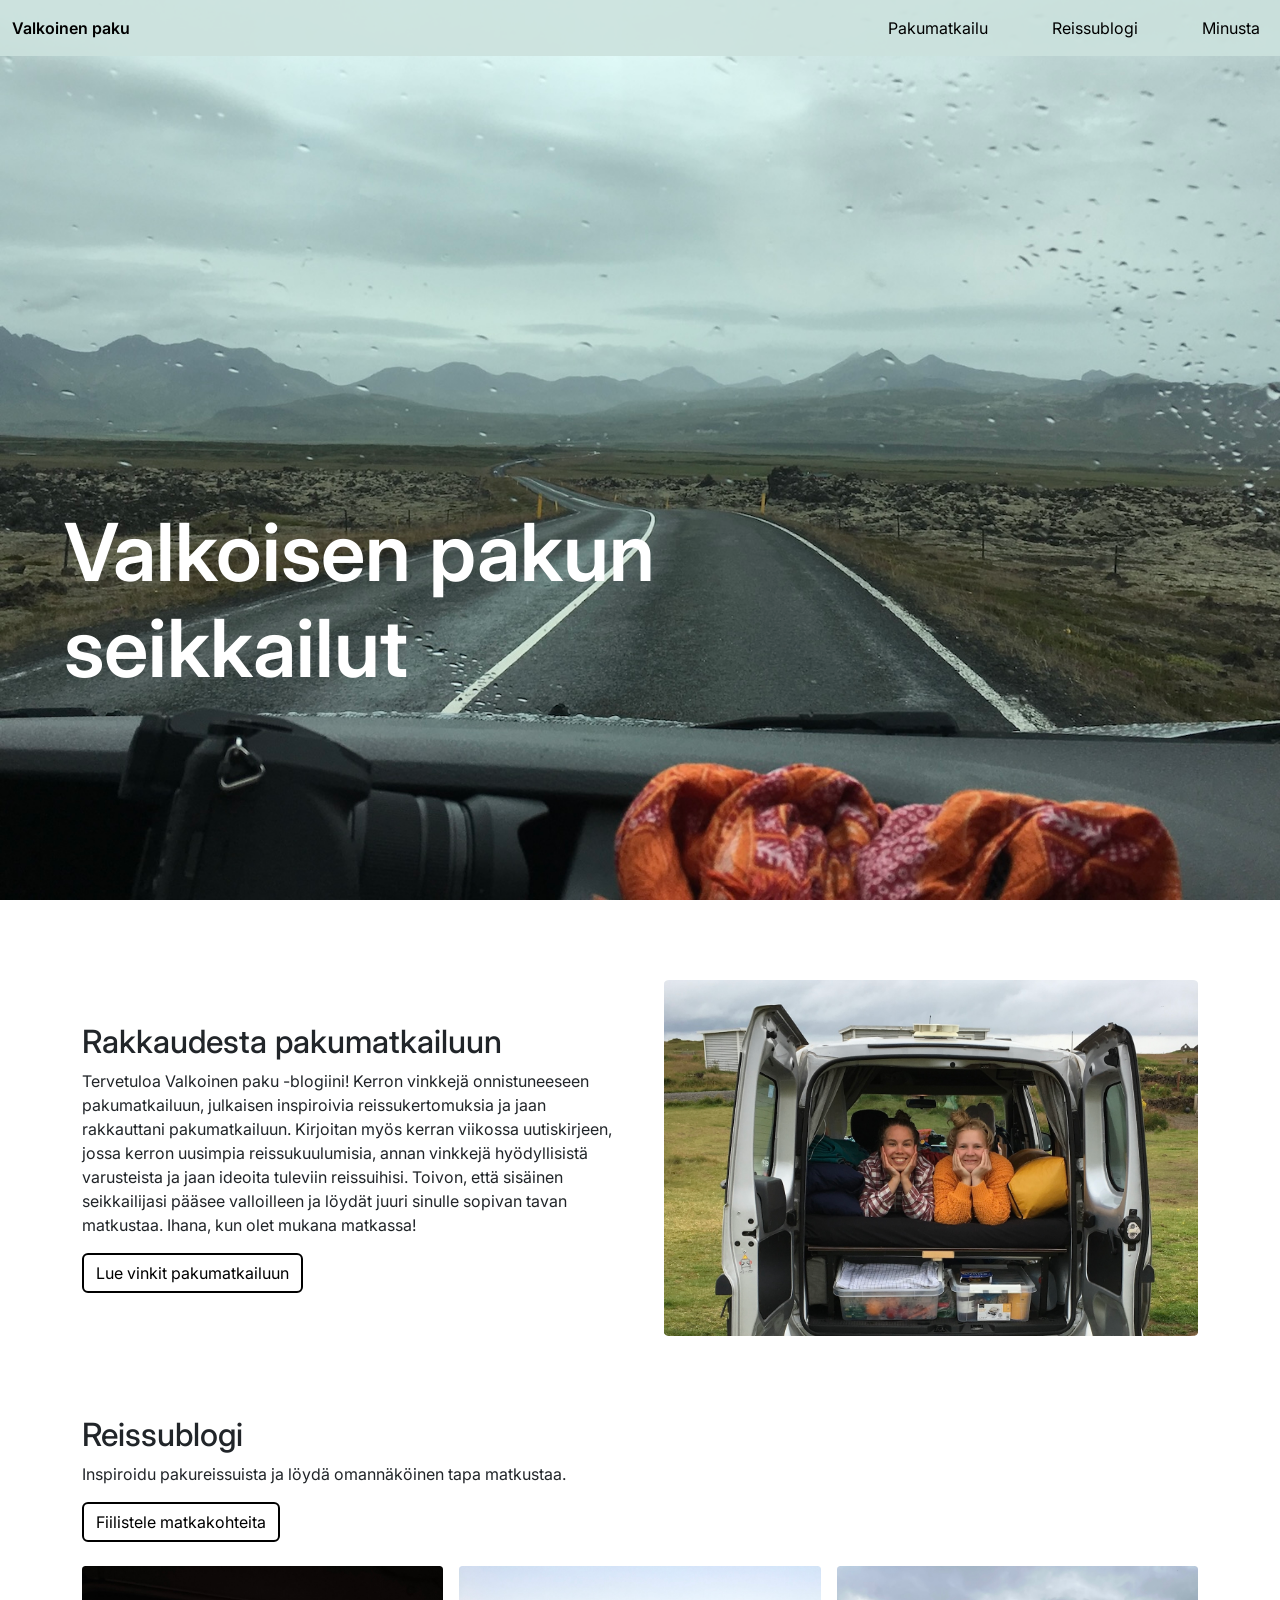
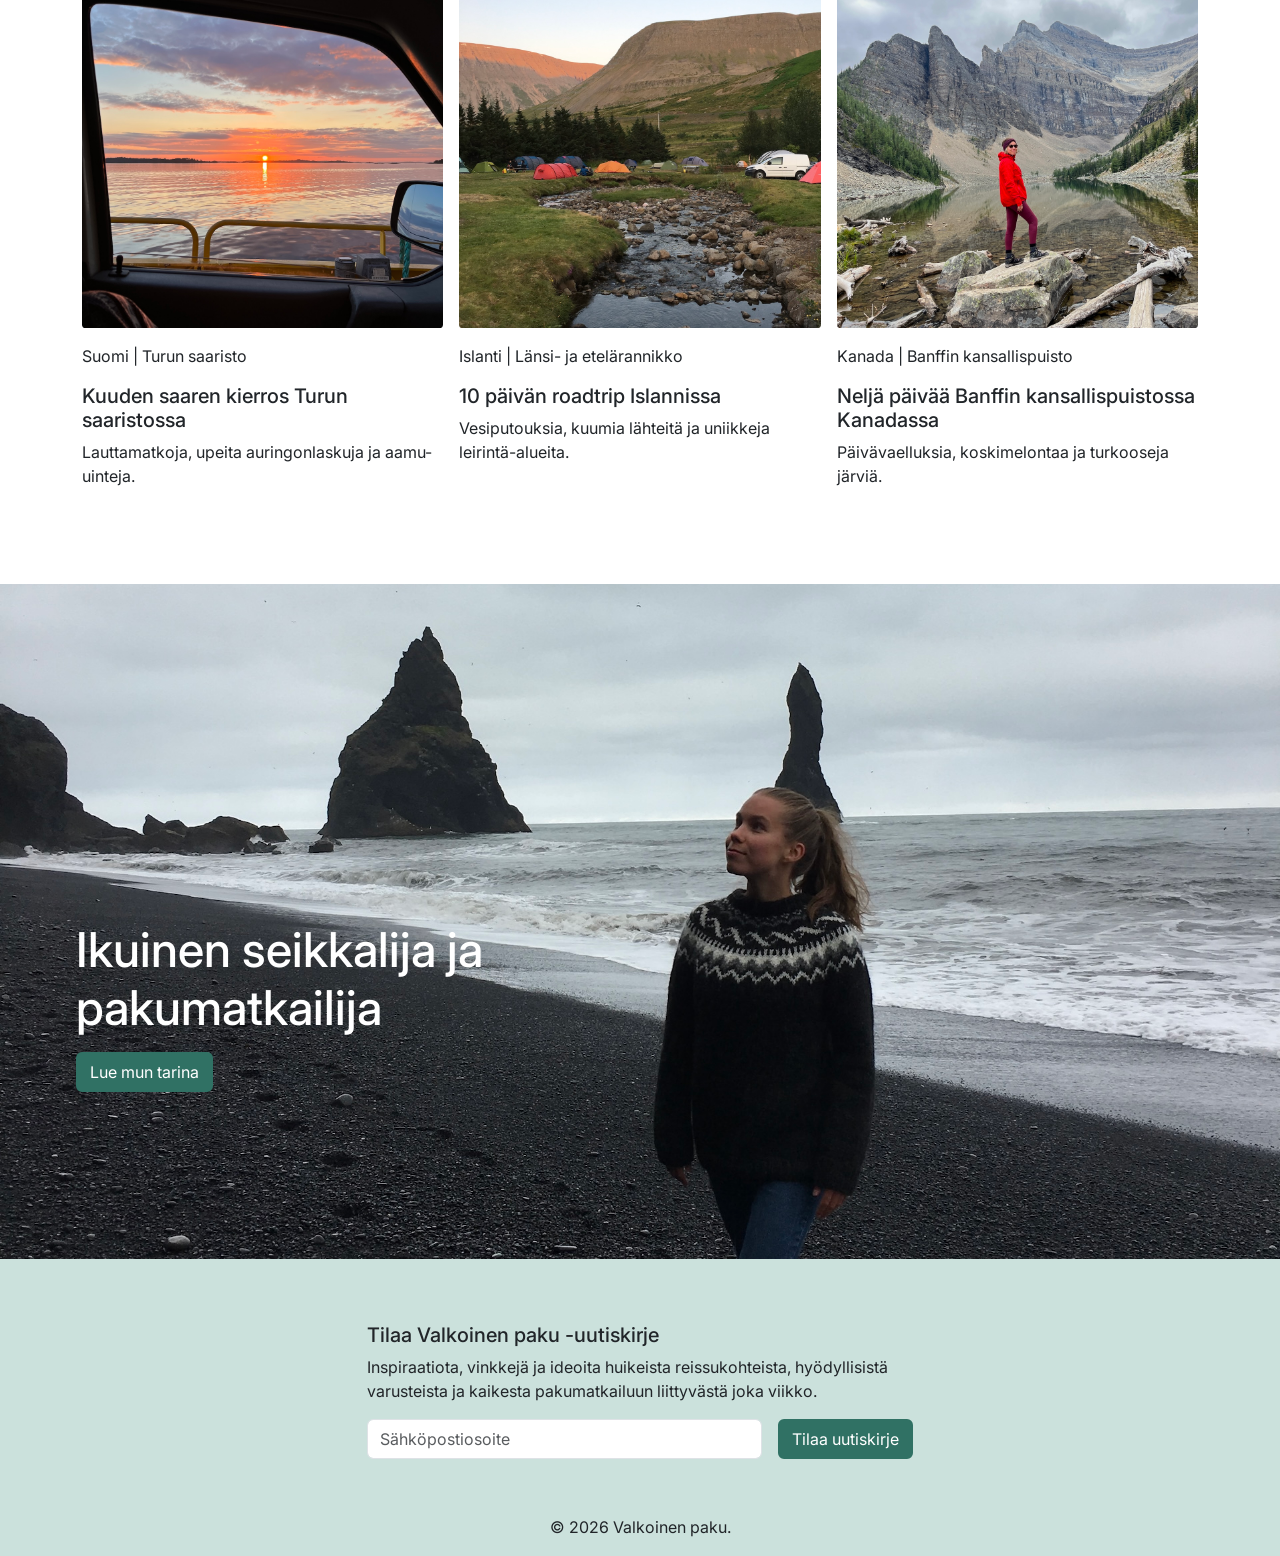
<file: index.html>
<!doctype html>
<html lang="fi">
  <head>
    <meta charset="UTF-8" />
    <meta name="viewport" content="width=device-width, initial-scale=1.0" />
    <title>Valkoinen paku</title>
    <link
      href="https://cdn.jsdelivr.net/npm/bootstrap@5.3.8/dist/css/bootstrap.min.css"
      rel="stylesheet"
      integrity="sha384-sRIl4kxILFvY47J16cr9ZwB07vP4J8+LH7qKQnuqkuIAvNWLzeN8tE5YBujZqJLB"
      crossorigin="anonymous"
    />
    <link rel="preconnect" href="https://fonts.googleapis.com" />
    <link rel="preconnect" href="https://fonts.gstatic.com" crossorigin />
    <link
      href="https://fonts.googleapis.com/css2?family=Inter:ital,opsz,wght@0,14..32,100..900;1,14..32,100..900&display=swap"
      rel="stylesheet"
    />
    <link rel="stylesheet" href="./styles/styles.css" />
  </head>
  <body>
    <header class="hero-etusivu">
      <!-------------------------- Navigation -------------------------->
      <nav class="navbar navbar-expand-md fixed-top">
        <div class="container-fluid">
          <a class="navbar-brand" href="./index.html">Valkoinen paku</a>
          <button
            class="navbar-toggler border-0 p-0"
            type="button"
            data-bs-toggle="collapse"
            data-bs-target="#navbarSupportedContent"
            aria-controls="navbarSupportedContent"
            aria-expanded="false"
            aria-label="Toggle navigation"
          >
            <span class="navbar-toggler-icon"></span>
          </button>
          <div class="collapse navbar-collapse" id="navbarSupportedContent">
            <ul
              class="navbar-nav ms-auto align-items-end mb-2 mb-lg-0 gap-md-5"
            >
              <li class="nav-item">
                <a class="nav-link" href="./pakumatkailu.html">Pakumatkailu</a>
              </li>
              <li class="nav-item">
                <a class="nav-link" href="./reissublogi.html">Reissublogi</a>
              </li>
              <li class="nav-item">
                <a class="nav-link" href="./minusta.html">Minusta</a>
              </li>
            </ul>
          </div>
        </div>
      </nav>

      <!-------------------------- Hero text -------------------------->
      <h1 class="hero-text">
        Valkoisen pakun <br />
        seikkailut
      </h1>
    </header>
    <main>
      <!-------------------------- Pakumatkailu -------------------------->
      <section class="etusivu-pakumatkailu">
        <div class="container">
          <div class="row align-items-center g-3 g-md-5">
            <div class="col-12 col-lg-6">
              <h2>Rakkaudesta pakumatkailuun</h2>
              <p>
                Tervetuloa Valkoinen paku -blogiini! Kerron vinkkejä
                onnistuneeseen pakumatkailuun, julkaisen inspiroivia
                reissukertomuksia ja jaan rakkauttani pakumatkailuun. Kirjoitan
                myös kerran viikossa uutiskirjeen, jossa kerron uusimpia
                reissukuulumisia, annan vinkkejä hyödyllisistä varusteista ja
                jaan ideoita tuleviin reissuihisi. Toivon, että sisäinen
                seikkailijasi pääsee valloilleen ja löydät juuri sinulle sopivan
                tavan matkustaa. Ihana, kun olet mukana matkassa!
              </p>
              <a
                type="button"
                class="btn btn-primary"
                href="./pakumatkailu.html"
                >Lue vinkit pakumatkailuun</a
              >
            </div>
            <div class="col-12 col-lg-6">
              <img
                src="./images/Islanti_kuvagalleria_5.JPG"
                class="img-fluid"
                alt="Kaksi henkilöä makaavat pakettiautossa ja hymyilevät pakettiauton auki olevasta takaovesta."
              />
            </div>
          </div>
        </div>
      </section>
      <!-------------------------- Reissublogi -------------------------->
      <section class="etusivu-reissublogi">
        <div class="container">
          <h2>Reissublogi</h2>
          <p>Inspiroidu pakureissuista ja löydä omannäköinen tapa matkustaa.</p>
          <a class="btn btn-primary mb-4" href="./reissublogi.html"
            >Fiilistele matkakohteita</a
          >
        </div>
        <div class="container">
          <div class="row align-items-start g-5 g-md-3">
            <div class="col-12 col-md-6 col-lg-4">
              <div class="card h-100 w-100">
                <img
                  src="./images/Card_Turun_saaristo.JPG"
                  class="card-img-top"
                  alt="Auringonlasku merimaisemaan lautalla olevan auton ikkunasta."
                />
                <div class="card-body">
                  <p>Suomi | Turun saaristo</p>
                  <h5 class="card-title">
                    Kuuden saaren kierros Turun saaristossa
                  </h5>
                  <p class="card-text">
                    Lauttamatkoja, upeita auringonlaskuja ja aamu-uinteja.
                  </p>
                </div>
              </div>
            </div>
            <div class="col-12 col-md-6 col-lg-4">
              <div class="card h-100 w-100">
                <img
                  src="./images/Card_Islanti.JPG"
                  class="card-img-top"
                  alt="Leirintäalue vuorilaaksossa, jossa virtaa kivinen puro."
                />
                <div class="card-body">
                  <p>Islanti | Länsi- ja etelärannikko</p>
                  <h5 class="card-title">10 päivän roadtrip Islannissa</h5>
                  <p class="card-text">
                    Vesiputouksia, kuumia lähteitä ja uniikkeja
                    leirintä-alueita.
                  </p>
                </div>
              </div>
            </div>
            <div class="col-12 col-md-6 col-lg-4">
              <div class="card h-100 w-100">
                <img
                  src="./images/Card_Kanada.JPG"
                  class="card-img-top"
                  alt="Henkilö seisoo kivellä vuorijärven rannalla."
                />
                <div class="card-body">
                  <p>Kanada | Banffin kansallispuisto</p>
                  <h5 class="card-title">
                    Neljä päivää Banffin kansallispuistossa Kanadassa
                  </h5>
                  <p class="card-text">
                    Päivävaelluksia, koskimelontaa ja turkooseja järviä.
                  </p>
                </div>
              </div>
            </div>
          </div>
        </div>
      </section>
      <!-------------------------- Minusta -------------------------->
      <section class="etusivu-minusta d-flex align-items-center">
        <div class="container-fluid">
          <div class="row">
            <div class="col-12 etusivu-minusta-text">
              <h2 class="h2-big pb-2">
                Ikuinen seikkalija ja <br />
                pakumatkailija
              </h2>
              <a class="btn btn-secondary" href="./minusta.html"
                >Lue mun tarina</a
              >
            </div>
          </div>
        </div>
      </section>
    </main>
    <!-------------------------- Footer -------------------------->
    <footer>
      <div class="container">
        <div class="row">
          <div class="col-10 col-md-8 col-lg-6 mx-auto">
            <form>
              <div>
                <h5>Tilaa Valkoinen paku -uutiskirje</h5>
                <p>
                  Inspiraatiota, vinkkejä ja ideoita huikeista reissukohteista,
                  hyödyllisistä varusteista ja kaikesta pakumatkailuun
                  liittyvästä joka viikko.
                </p>
                <label for="newsletter-email" class="visually-hidden">
                  Sähköpostiosoite
                </label>
                <div class="d-flex flex-column flex-sm-row gap-3 pb-5">
                  <input
                    type="email"
                    class="form-control"
                    id="newsletter-email"
                    placeholder="Sähköpostiosoite"
                  />
                  <button type="submit" class="btn btn-success flex-shrink-0">
                    Tilaa uutiskirje
                  </button>
                </div>
              </div>
            </form>
          </div>
        </div>
      </div>
      <p class="text-center pt-2">© 2026 Valkoinen paku.</p>
    </footer>
    <script
      src="https://cdn.jsdelivr.net/npm/bootstrap@5.3.8/dist/js/bootstrap.bundle.min.js"
      integrity="sha384-FKyoEForCGlyvwx9Hj09JcYn3nv7wiPVlz7YYwJrWVcXK/BmnVDxM+D2scQbITxI"
      crossorigin="anonymous"
    ></script>
  </body>
</html>
</file>
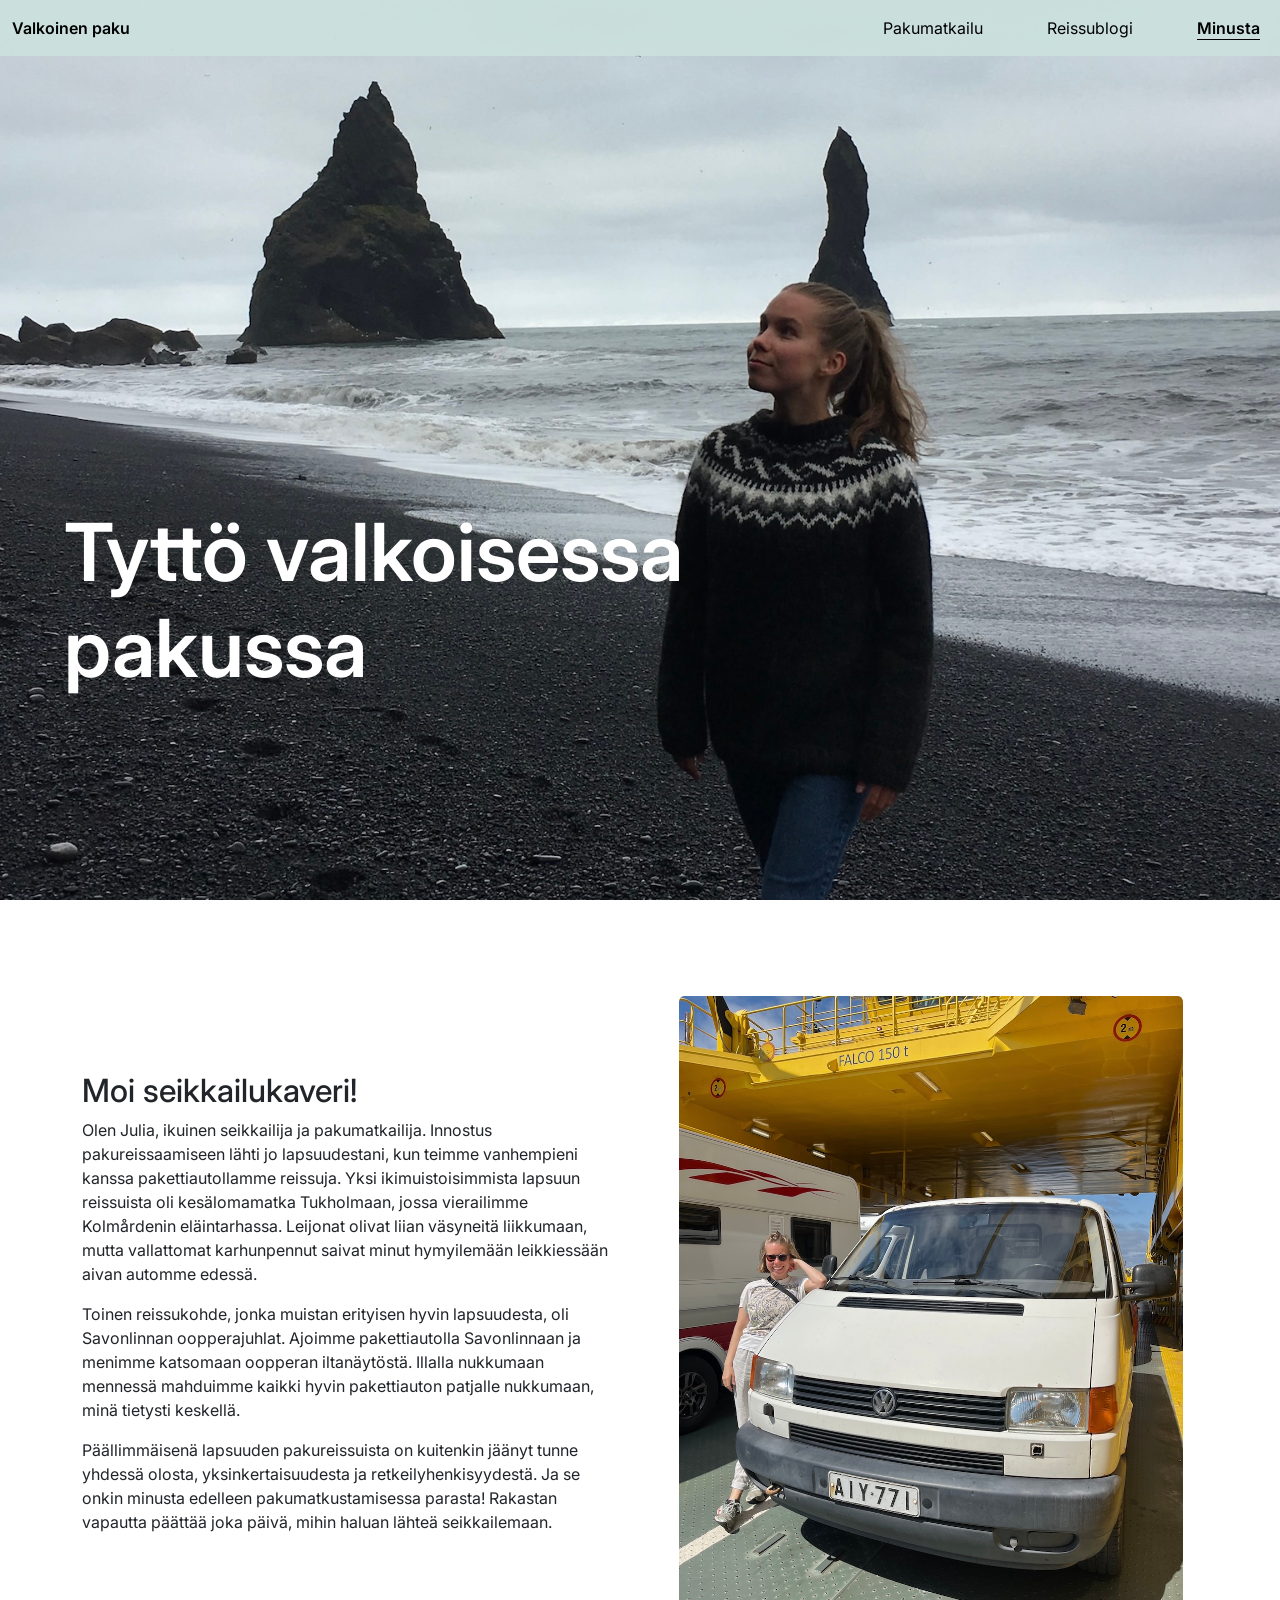
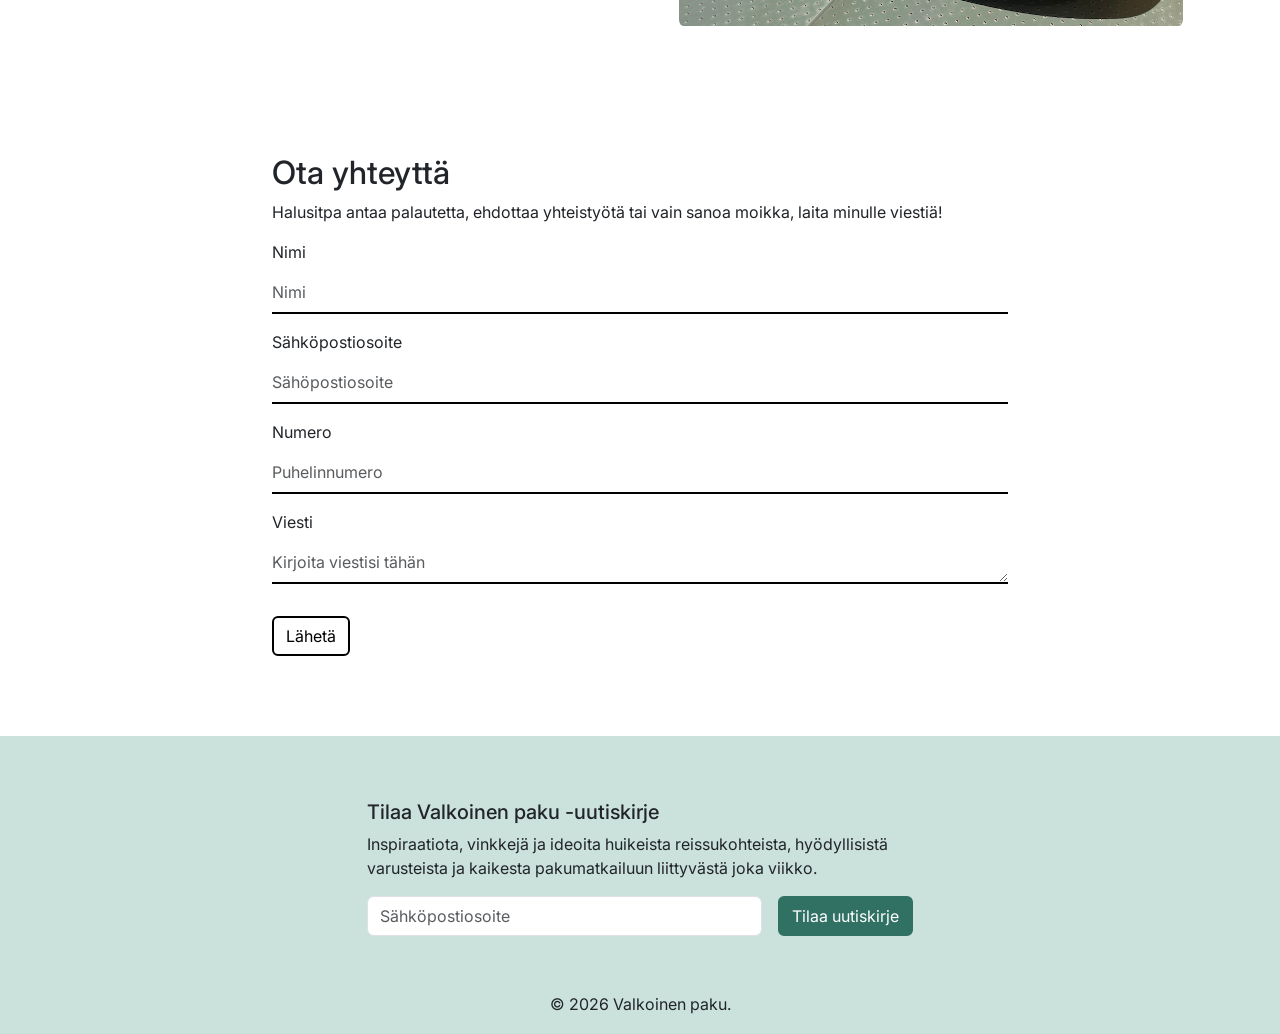
<file: minusta.html>
<!doctype html>
<html lang="fi">
  <head>
    <meta charset="UTF-8" />
    <meta name="viewport" content="width=device-width, initial-scale=1.0" />
    <title>Valkoinen paku</title>
    <link
      href="https://cdn.jsdelivr.net/npm/bootstrap@5.3.8/dist/css/bootstrap.min.css"
      rel="stylesheet"
      integrity="sha384-sRIl4kxILFvY47J16cr9ZwB07vP4J8+LH7qKQnuqkuIAvNWLzeN8tE5YBujZqJLB"
      crossorigin="anonymous"
    />
    <link rel="preconnect" href="https://fonts.googleapis.com" />
    <link rel="preconnect" href="https://fonts.gstatic.com" crossorigin />
    <link
      href="https://fonts.googleapis.com/css2?family=Inter:ital,opsz,wght@0,14..32,100..900;1,14..32,100..900&display=swap"
      rel="stylesheet"
    />
    <link rel="stylesheet" href="./styles/styles.css" />
  </head>
  <body>
    <header class="hero-minusta mb-5">
      <!-------------------------- Navigation -------------------------->
      <nav class="navbar navbar-expand-md fixed-top">
        <div class="container-fluid">
          <a class="navbar-brand" href="./index.html">Valkoinen paku</a>
          <button
            class="navbar-toggler border-0 p-0"
            type="button"
            data-bs-toggle="collapse"
            data-bs-target="#navbarSupportedContent"
            aria-controls="navbarSupportedContent"
            aria-expanded="false"
            aria-label="Toggle navigation"
          >
            <span class="navbar-toggler-icon"></span>
          </button>
          <div class="collapse navbar-collapse" id="navbarSupportedContent">
            <ul
              class="navbar-nav ms-auto align-items-end mb-2 mb-lg-0 gap-md-5"
            >
              <li class="nav-item">
                <a class="nav-link" href="./pakumatkailu.html">Pakumatkailu</a>
              </li>
              <li class="nav-item">
                <a class="nav-link" href="./reissublogi.html">Reissublogi</a>
              </li>
              <li class="nav-item">
                <a
                  class="nav-link active"
                  aria-current="page"
                  href="./minusta.html"
                  >Minusta</a
                >
              </li>
            </ul>
          </div>
        </div>
      </nav>

      <!-------------------------- Hero text -------------------------->
      <h1 class="hero-text">
        Tyttö valkoisessa <br />
        pakussa
      </h1>
    </header>
    <main>
      <!-------------------------- Mun tarina -------------------------->
      <section class="minusta-tarina">
        <div class="container pt-5 pb-5">
          <div class="row align-items-center g-3 g-md-5">
            <div class="col-12 col-lg-6">
              <h2>Moi seikkailukaveri!</h2>
              <p>
                Olen Julia, ikuinen seikkailija ja pakumatkailija. Innostus
                pakureissaamiseen lähti jo lapsuudestani, kun teimme vanhempieni
                kanssa pakettiautollamme reissuja. Yksi ikimuistoisimmista
                lapsuun reissuista oli kesälomamatka Tukholmaan, jossa
                vierailimme Kolmårdenin eläintarhassa. Leijonat olivat liian
                väsyneitä liikkumaan, mutta vallattomat karhunpennut saivat
                minut hymyilemään leikkiessään aivan automme edessä.
              </p>
              <p>
                Toinen reissukohde, jonka muistan erityisen hyvin lapsuudesta,
                oli Savonlinnan oopperajuhlat. Ajoimme pakettiautolla
                Savonlinnaan ja menimme katsomaan oopperan iltanäytöstä. Illalla
                nukkumaan mennessä mahduimme kaikki hyvin pakettiauton patjalle
                nukkumaan, minä tietysti keskellä.
              </p>
              <p>
                Päällimmäisenä lapsuuden pakureissuista on kuitenkin jäänyt
                tunne yhdessä olosta, yksinkertaisuudesta ja
                retkeilyhenkisyydestä. Ja se onkin minusta edelleen
                pakumatkustamisessa parasta! Rakastan vapautta päättää joka
                päivä, mihin haluan lähteä seikkailemaan.
              </p>
            </div>
            <div class="col-12 col-lg-6">
              <img
                src="./images/Valkoinen_paku.JPG"
                class="img-fluid img-vh d-block mx-auto"
                alt="Lautan kannella oleva valkoinen pakettiauto, johon nojaa hymyilevä henkilö."
              />
            </div>
          </div>
        </div>
      </section>
      <!-------------------------- Ota yhteyttä -------------------------->
      <section class="minusta-ota-yhteytta d-flex align-items-center text-left">
        <div class="container">
          <div class="row">
            <div class="col-12 col-md-10 col-lg-8 mx-auto">
              <form>
                <h2>Ota yhteyttä</h2>
                <p>
                  Halusitpa antaa palautetta, ehdottaa yhteistyötä tai vain
                  sanoa moikka, laita minulle viestiä!
                </p>
                <div class="pb-3">
                  <label for="contact-name" class="form-label"> Nimi </label>
                  <input
                    type="text"
                    class="form-control contact-form-input"
                    id="contact-name"
                    placeholder="Nimi"
                  />
                </div>
                <div class="pb-3">
                  <label for="contact-email" class="form-label">
                    Sähköpostiosoite
                  </label>
                  <input
                    type="email"
                    class="form-control contact-form-input"
                    id="contact-email"
                    placeholder="Sähöpostiosoite"
                  />
                </div>
                <div class="pb-3">
                  <label for="contact-number" class="form-label">
                    Numero
                  </label>
                  <input
                    type="tel"
                    class="form-control contact-form-input"
                    id="contact-number"
                    placeholder="Puhelinnumero"
                  />
                </div>
                <div class="pb-3">
                  <label for="contact-message" class="form-label">
                    Viesti
                  </label>
                  <textarea
                    type="text"
                    class="form-control contact-form-input contact-form-textarea"
                    id="contact-message"
                    placeholder="Kirjoita viestisi tähän"
                  ></textarea>
                </div>
                <div>
                  <button type="submit" class="btn btn-primary mt-3">
                    Lähetä
                  </button>
                </div>
              </form>
            </div>
          </div>
        </div>
      </section>
    </main>
    <!-------------------------- Footer -------------------------->
    <footer>
      <div class="container">
        <div class="row">
          <div class="col-10 col-md-8 col-lg-6 mx-auto">
            <form>
              <div>
                <h5>Tilaa Valkoinen paku -uutiskirje</h5>
                <p>
                  Inspiraatiota, vinkkejä ja ideoita huikeista reissukohteista,
                  hyödyllisistä varusteista ja kaikesta pakumatkailuun
                  liittyvästä joka viikko.
                </p>
                <label for="newsletter-email" class="visually-hidden">
                  Sähköpostiosoite
                </label>
                <div class="d-flex flex-column flex-sm-row gap-3 pb-5">
                  <input
                    type="email"
                    class="form-control"
                    id="newsletter-email"
                    placeholder="Sähköpostiosoite"
                  />
                  <button type="submit" class="btn btn-success flex-shrink-0">
                    Tilaa uutiskirje
                  </button>
                </div>
              </div>
            </form>
          </div>
        </div>
      </div>
      <p class="text-center pt-2">© 2026 Valkoinen paku.</p>
    </footer>
    <script
      src="https://cdn.jsdelivr.net/npm/bootstrap@5.3.8/dist/js/bootstrap.bundle.min.js"
      integrity="sha384-FKyoEForCGlyvwx9Hj09JcYn3nv7wiPVlz7YYwJrWVcXK/BmnVDxM+D2scQbITxI"
      crossorigin="anonymous"
    ></script>
  </body>
</html>
</file>
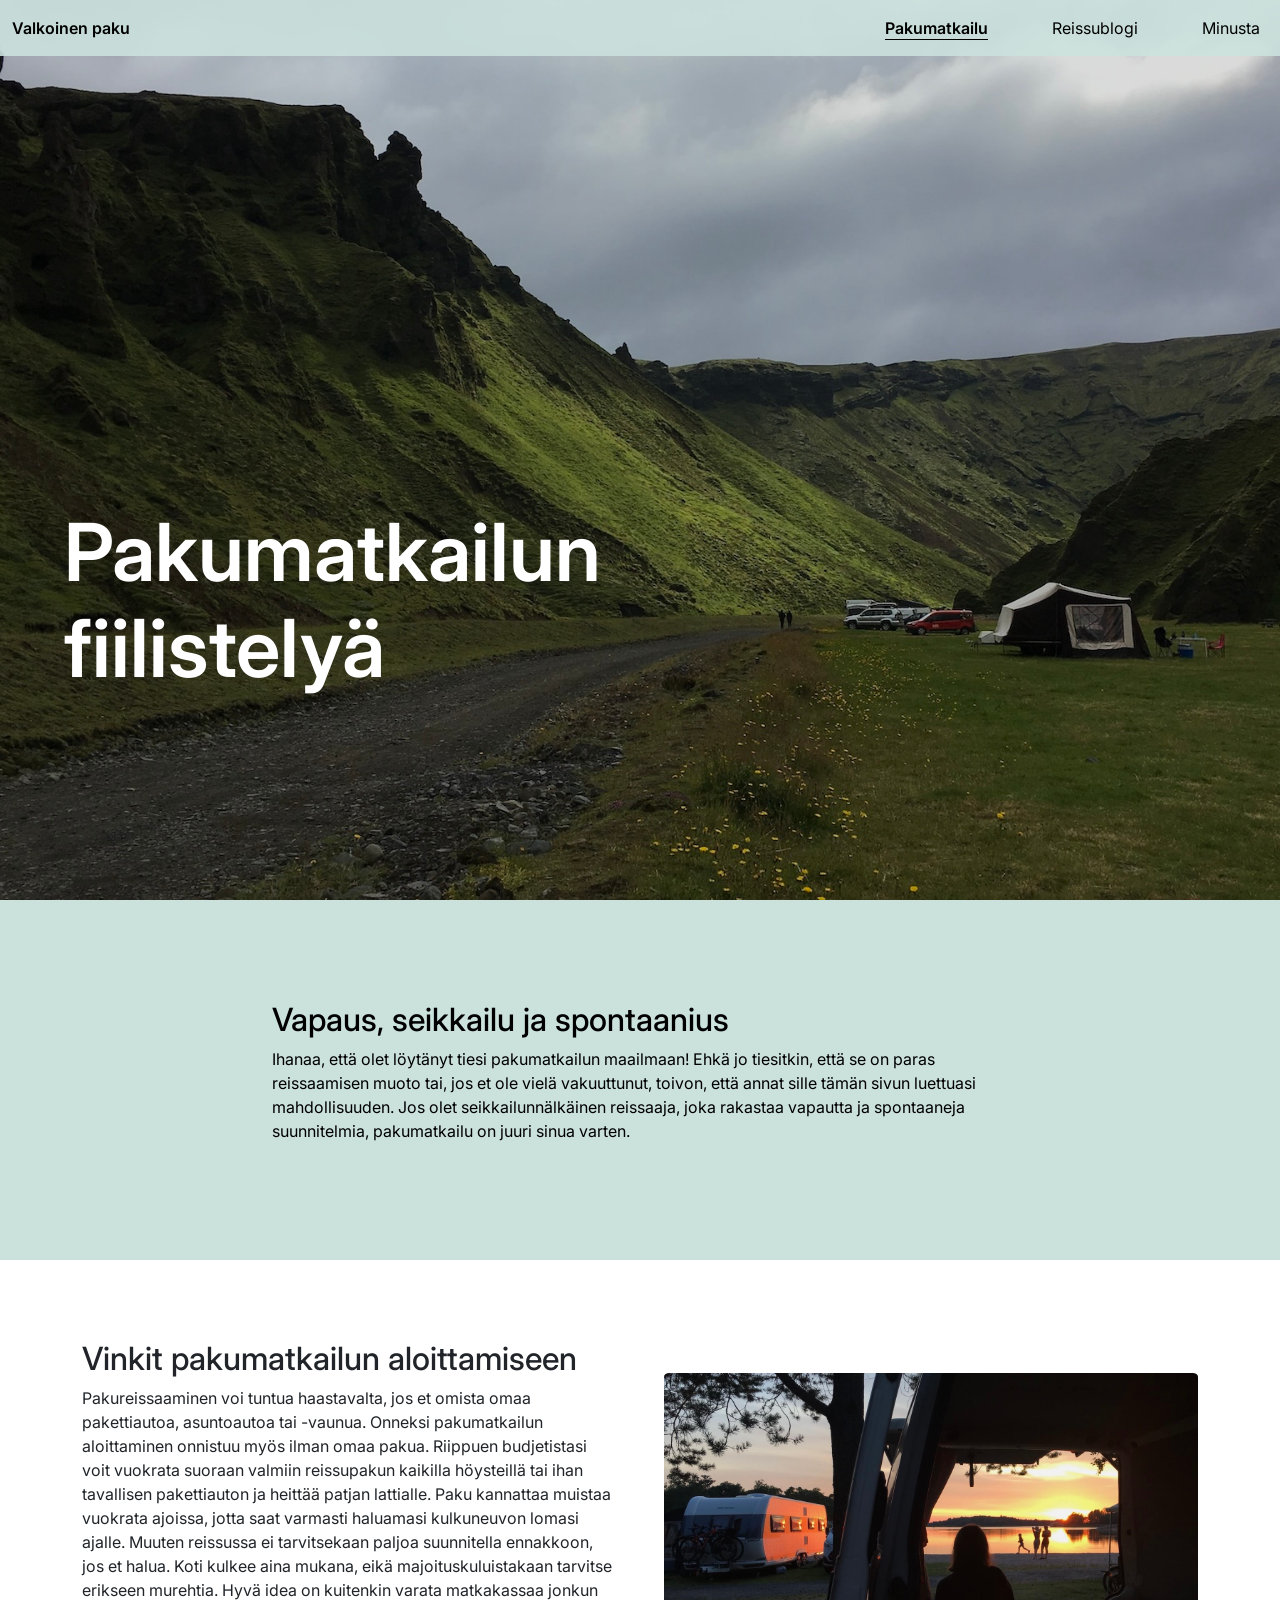
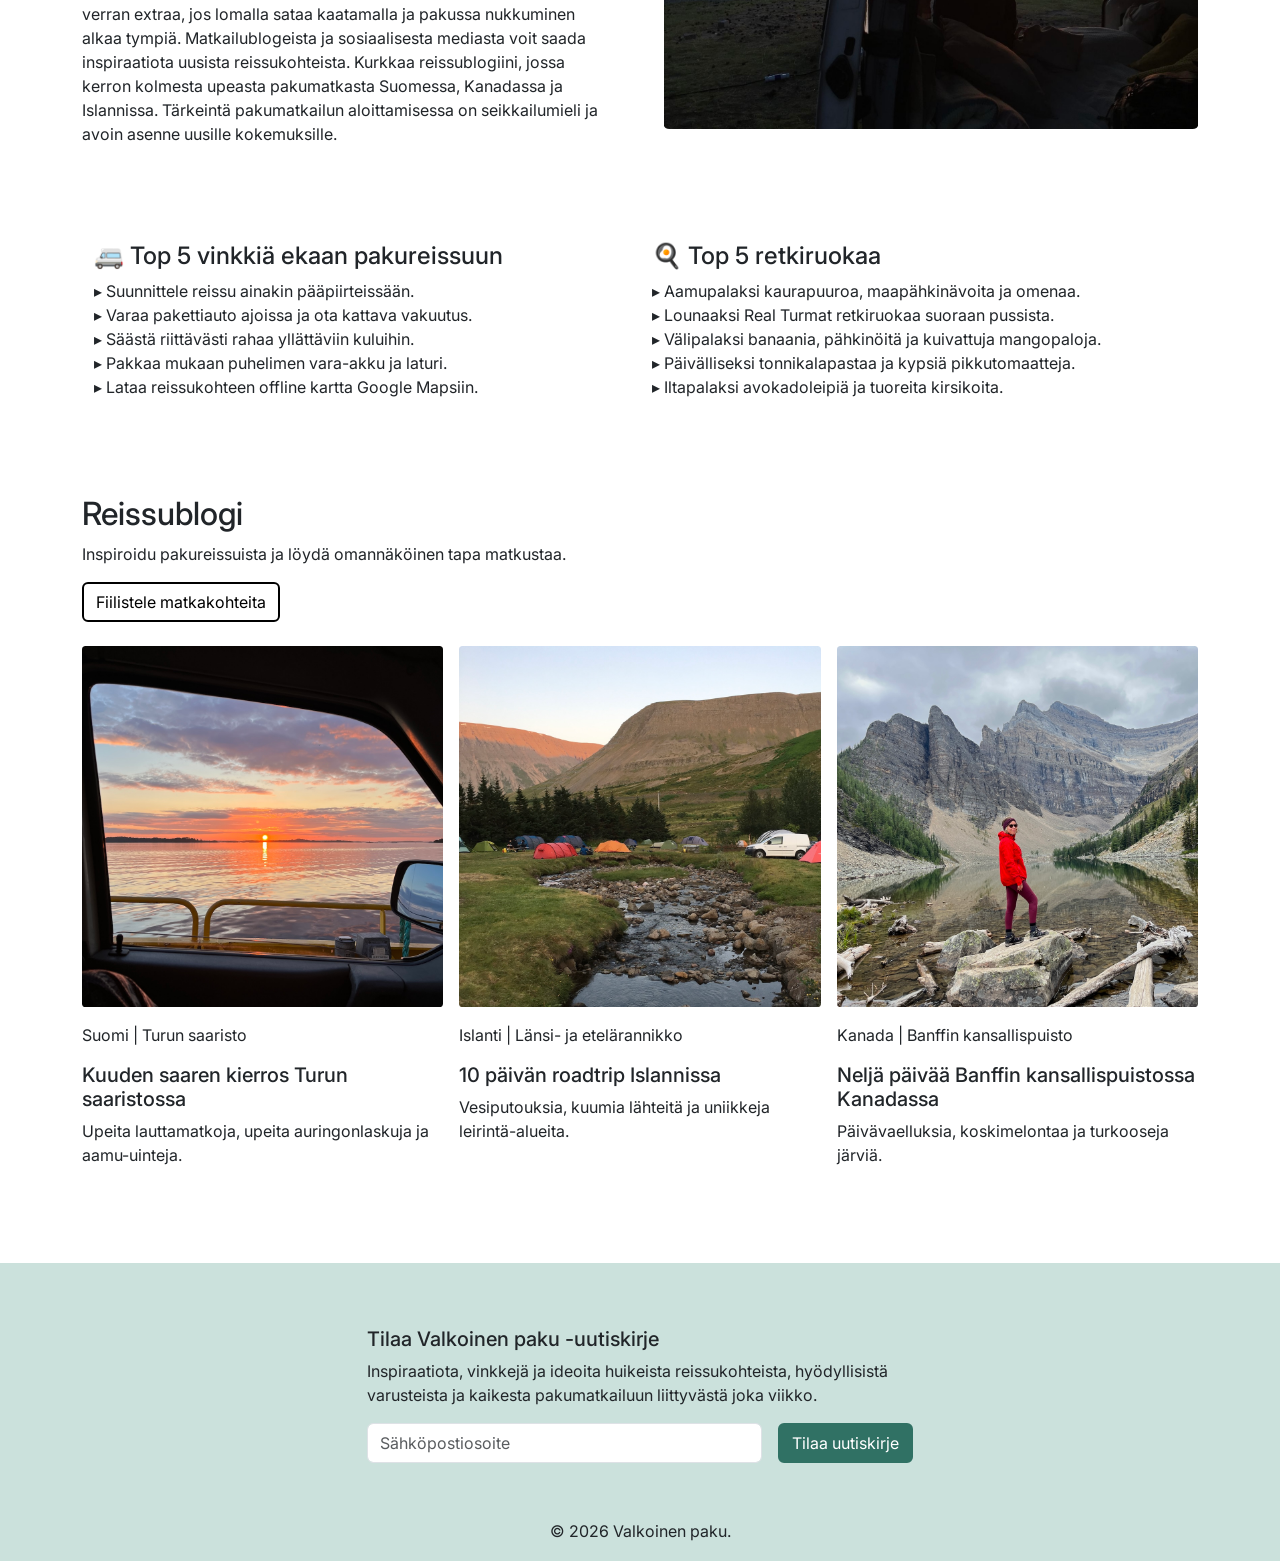
<file: pakumatkailu.html>
<!doctype html>
<html lang="fi">
  <head>
    <meta charset="UTF-8" />
    <meta name="viewport" content="width=device-width, initial-scale=1.0" />
    <title>Valkoinen paku</title>
    <link
      href="https://cdn.jsdelivr.net/npm/bootstrap@5.3.8/dist/css/bootstrap.min.css"
      rel="stylesheet"
      integrity="sha384-sRIl4kxILFvY47J16cr9ZwB07vP4J8+LH7qKQnuqkuIAvNWLzeN8tE5YBujZqJLB"
      crossorigin="anonymous"
    />
    <link rel="preconnect" href="https://fonts.googleapis.com" />
    <link rel="preconnect" href="https://fonts.gstatic.com" crossorigin />
    <link
      href="https://fonts.googleapis.com/css2?family=Inter:ital,opsz,wght@0,14..32,100..900;1,14..32,100..900&display=swap"
      rel="stylesheet"
    />
    <link rel="stylesheet" href="./styles/styles.css" />
  </head>
  <body>
    <header class="hero-pakumatkailu">
      <!-------------------------- Navigation -------------------------->
      <nav class="navbar navbar-expand-md fixed-top">
        <div class="container-fluid">
          <a class="navbar-brand" href="./index.html">Valkoinen paku</a>
          <button
            class="navbar-toggler border-0 p-0"
            type="button"
            data-bs-toggle="collapse"
            data-bs-target="#navbarSupportedContent"
            aria-controls="navbarSupportedContent"
            aria-expanded="false"
            aria-label="Toggle navigation"
          >
            <span class="navbar-toggler-icon"></span>
          </button>
          <div class="collapse navbar-collapse" id="navbarSupportedContent">
            <ul
              class="navbar-nav ms-auto align-items-end mb-2 mb-lg-0 gap-md-5"
            >
              <li class="nav-item">
                <a
                  class="nav-link active"
                  aria-current="page"
                  href="./pakumatkailu.html"
                  >Pakumatkailu</a
                >
              </li>
              <li class="nav-item">
                <a class="nav-link" href="./reissublogi.html">Reissublogi</a>
              </li>
              <li class="nav-item">
                <a class="nav-link" href="./minusta.html">Minusta</a>
              </li>
            </ul>
          </div>
        </div>
      </nav>

      <!-------------------------- Hero text -------------------------->
      <h1 class="hero-text">
        Pakumatkailun <br />
        fiilistelyä
      </h1>
    </header>
    <main>
      <!-------------------------- Vapaus, seikkailu & spontaanius -------------------------->
      <section class="pakumatkailu-vapaus d-flex align-items-center text-left">
        <div class="container">
          <div class="row">
            <div class="col-12 col-md-10 col-lg-8 mx-auto">
              <h2>Vapaus, seikkailu ja spontaanius</h2>
              <p>
                Ihanaa, että olet löytänyt tiesi pakumatkailun maailmaan! Ehkä
                jo tiesitkin, että se on paras reissaamisen muoto tai, jos et
                ole vielä vakuuttunut, toivon, että annat sille tämän sivun
                luettuasi mahdollisuuden. Jos olet seikkailunnälkäinen
                reissaaja, joka rakastaa vapautta ja spontaaneja suunnitelmia,
                pakumatkailu on juuri sinua varten.
              </p>
            </div>
          </div>
        </div>
      </section>
      <!-------------------------- Vinkit pakumatkailun aloittamiseen -------------------------->
      <section class="pakumatkailu-vinkit">
        <div class="container">
          <div class="row align-items-center g-3 g-md-5">
            <div class="col-12 col-lg-6">
              <h2>Vinkit pakumatkailun aloittamiseen</h2>
              <p>
                Pakureissaaminen voi tuntua haastavalta, jos et omista omaa
                pakettiautoa, asuntoautoa tai -vaunua. Onneksi pakumatkailun
                aloittaminen onnistuu myös ilman omaa pakua. Riippuen
                budjetistasi voit vuokrata suoraan valmiin reissupakun kaikilla
                höysteillä tai ihan tavallisen pakettiauton ja heittää patjan
                lattialle. Paku kannattaa muistaa vuokrata ajoissa, jotta saat
                varmasti haluamasi kulkuneuvon lomasi ajalle. Muuten reissussa
                ei tarvitsekaan paljoa suunnitella ennakkoon, jos et halua. Koti
                kulkee aina mukana, eikä majoituskuluistakaan tarvitse erikseen
                murehtia. Hyvä idea on kuitenkin varata matkakassaa jonkun
                verran extraa, jos lomalla sataa kaatamalla ja pakussa
                nukkuminen alkaa tympiä. Matkailublogeista ja sosiaalisesta
                mediasta voit saada inspiraatiota uusista reissukohteista.
                Kurkkaa reissublogiini, jossa kerron kolmesta upeasta
                pakumatkasta Suomessa, Kanadassa ja Islannissa. Tärkeintä
                pakumatkailun aloittamisessa on seikkailumieli ja avoin asenne
                uusille kokemuksille.
              </p>
            </div>
            <div class="col-12 col-lg-6">
              <img
                src="./images/Pakumatkailu_vinkit.JPG"
                class="img-fluid"
                alt="Henkilö istuu rannalla pakettiautossa, jossa on sivu- ja takaovi auki, auringonlaskun aikaan."
              />
            </div>
          </div>
        </div>
        <!-------------------------- Vinkkilistat -------------------------->
        <div class="container reissublogi-lista-osio">
          <div class="row align-items-start text-left mx-auto">
            <div class="col-12 col-md-6">
              <h4>🚐 Top 5 vinkkiä ekaan pakureissuun</h4>
              <ul class="reissublogi-lista">
                <li>▸ Suunnittele reissu ainakin pääpiirteissään.</li>
                <li>▸ Varaa pakettiauto ajoissa ja ota kattava vakuutus.</li>
                <li>▸ Säästä riittävästi rahaa yllättäviin kuluihin.</li>
                <li>▸ Pakkaa mukaan puhelimen vara-akku ja laturi.</li>
                <li>▸ Lataa reissukohteen offline kartta Google Mapsiin.</li>
              </ul>
            </div>
            <div class="col-12 col-md-6">
              <h4>🍳 Top 5 retkiruokaa</h4>
              <ul class="reissublogi-lista">
                <li>▸ Aamupalaksi kaurapuuroa, maapähkinävoita ja omenaa.</li>
                <li>▸ Lounaaksi Real Turmat retkiruokaa suoraan pussista.</li>
                <li>
                  ▸ Välipalaksi banaania, pähkinöitä ja kuivattuja mangopaloja.
                </li>
                <li>
                  ▸ Päivälliseksi tonnikalapastaa ja kypsiä pikkutomaatteja.
                </li>
                <li>▸ Iltapalaksi avokadoleipiä ja tuoreita kirsikoita.</li>
              </ul>
            </div>
          </div>
        </div>
      </section>
      <!-------------------------- Reissublogi -------------------------->
      <section class="pakumatkailu-reissublogi">
        <div class="container">
          <h2>Reissublogi</h2>
          <p>Inspiroidu pakureissuista ja löydä omannäköinen tapa matkustaa.</p>
          <a class="btn btn-primary mb-4" href="./reissublogi.html"
            >Fiilistele matkakohteita</a
          >
        </div>
        <div class="container">
          <div class="row align-items-start g-5 g-md-3">
            <div class="col-12 col-md-6 col-lg-4">
              <div class="card h-100 w-100">
                <img
                  src="./images/Card_Turun_saaristo.JPG"
                  class="card-img-top"
                  alt="Auringonlasku merimaisemaan lautalla olevan auton ikkunasta."
                />
                <div class="card-body">
                  <p>Suomi | Turun saaristo</p>
                  <h5 class="card-title">
                    Kuuden saaren kierros Turun saaristossa
                  </h5>
                  <p class="card-text">
                    Upeita lauttamatkoja, upeita auringonlaskuja ja
                    aamu-uinteja.
                  </p>
                </div>
              </div>
            </div>
            <div class="col-12 col-md-6 col-lg-4">
              <div class="card h-100 w-100">
                <img
                  src="./images/Card_Islanti.JPG"
                  class="card-img-top"
                  alt="Leirintäalue vuorilaaksossa, jossa virtaa kivinen puro."
                />
                <div class="card-body">
                  <p>Islanti | Länsi- ja etelärannikko</p>
                  <h5 class="card-title">10 päivän roadtrip Islannissa</h5>
                  <p class="card-text">
                    Vesiputouksia, kuumia lähteitä ja uniikkeja
                    leirintä-alueita.
                  </p>
                </div>
              </div>
            </div>
            <div class="col-12 col-md-6 col-lg-4">
              <div class="card h-100 w-100">
                <img
                  src="./images/Card_Kanada.JPG"
                  class="card-img-top"
                  alt="Henkilö seisoo kivellä vuorijärven rannalla."
                />
                <div class="card-body">
                  <p>Kanada | Banffin kansallispuisto</p>
                  <h5 class="card-title">
                    Neljä päivää Banffin kansallispuistossa Kanadassa
                  </h5>
                  <p class="card-text">
                    Päivävaelluksia, koskimelontaa ja turkooseja järviä.
                  </p>
                </div>
              </div>
            </div>
          </div>
        </div>
      </section>
    </main>
    <!-------------------------- Footer -------------------------->
    <footer>
      <div class="container">
        <div class="row">
          <div class="col-10 col-md-8 col-lg-6 mx-auto">
            <form>
              <div>
                <h5>Tilaa Valkoinen paku -uutiskirje</h5>
                <p>
                  Inspiraatiota, vinkkejä ja ideoita huikeista reissukohteista,
                  hyödyllisistä varusteista ja kaikesta pakumatkailuun
                  liittyvästä joka viikko.
                </p>
                <label for="newsletter-email" class="visually-hidden">
                  Sähköpostiosoite
                </label>
                <div class="d-flex flex-column flex-sm-row gap-3 pb-5">
                  <input
                    type="email"
                    class="form-control"
                    id="newsletter-email"
                    placeholder="Sähköpostiosoite"
                  />
                  <button type="submit" class="btn btn-success flex-shrink-0">
                    Tilaa uutiskirje
                  </button>
                </div>
              </div>
            </form>
          </div>
        </div>
      </div>
      <p class="text-center pt-2">© 2026 Valkoinen paku.</p>
    </footer>
    <script
      src="https://cdn.jsdelivr.net/npm/bootstrap@5.3.8/dist/js/bootstrap.bundle.min.js"
      integrity="sha384-FKyoEForCGlyvwx9Hj09JcYn3nv7wiPVlz7YYwJrWVcXK/BmnVDxM+D2scQbITxI"
      crossorigin="anonymous"
    ></script>
  </body>
</html>
</file>
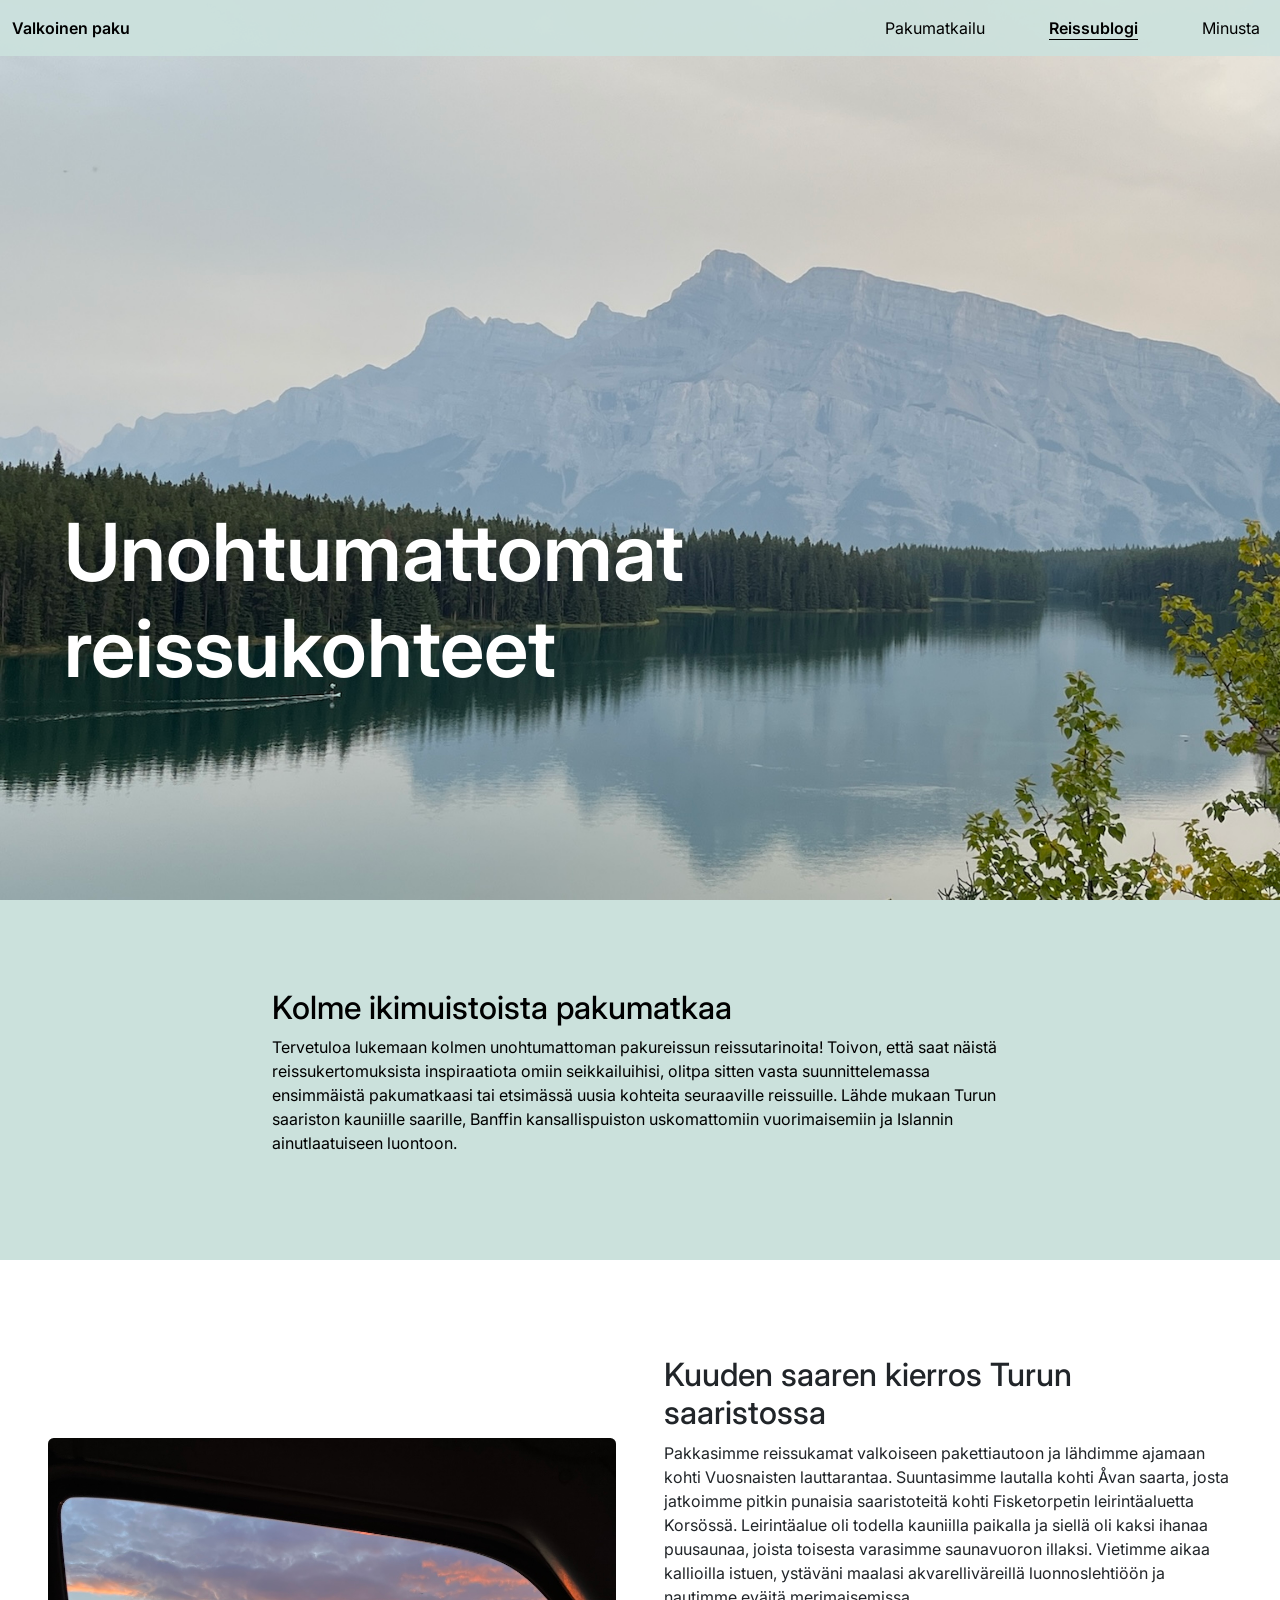
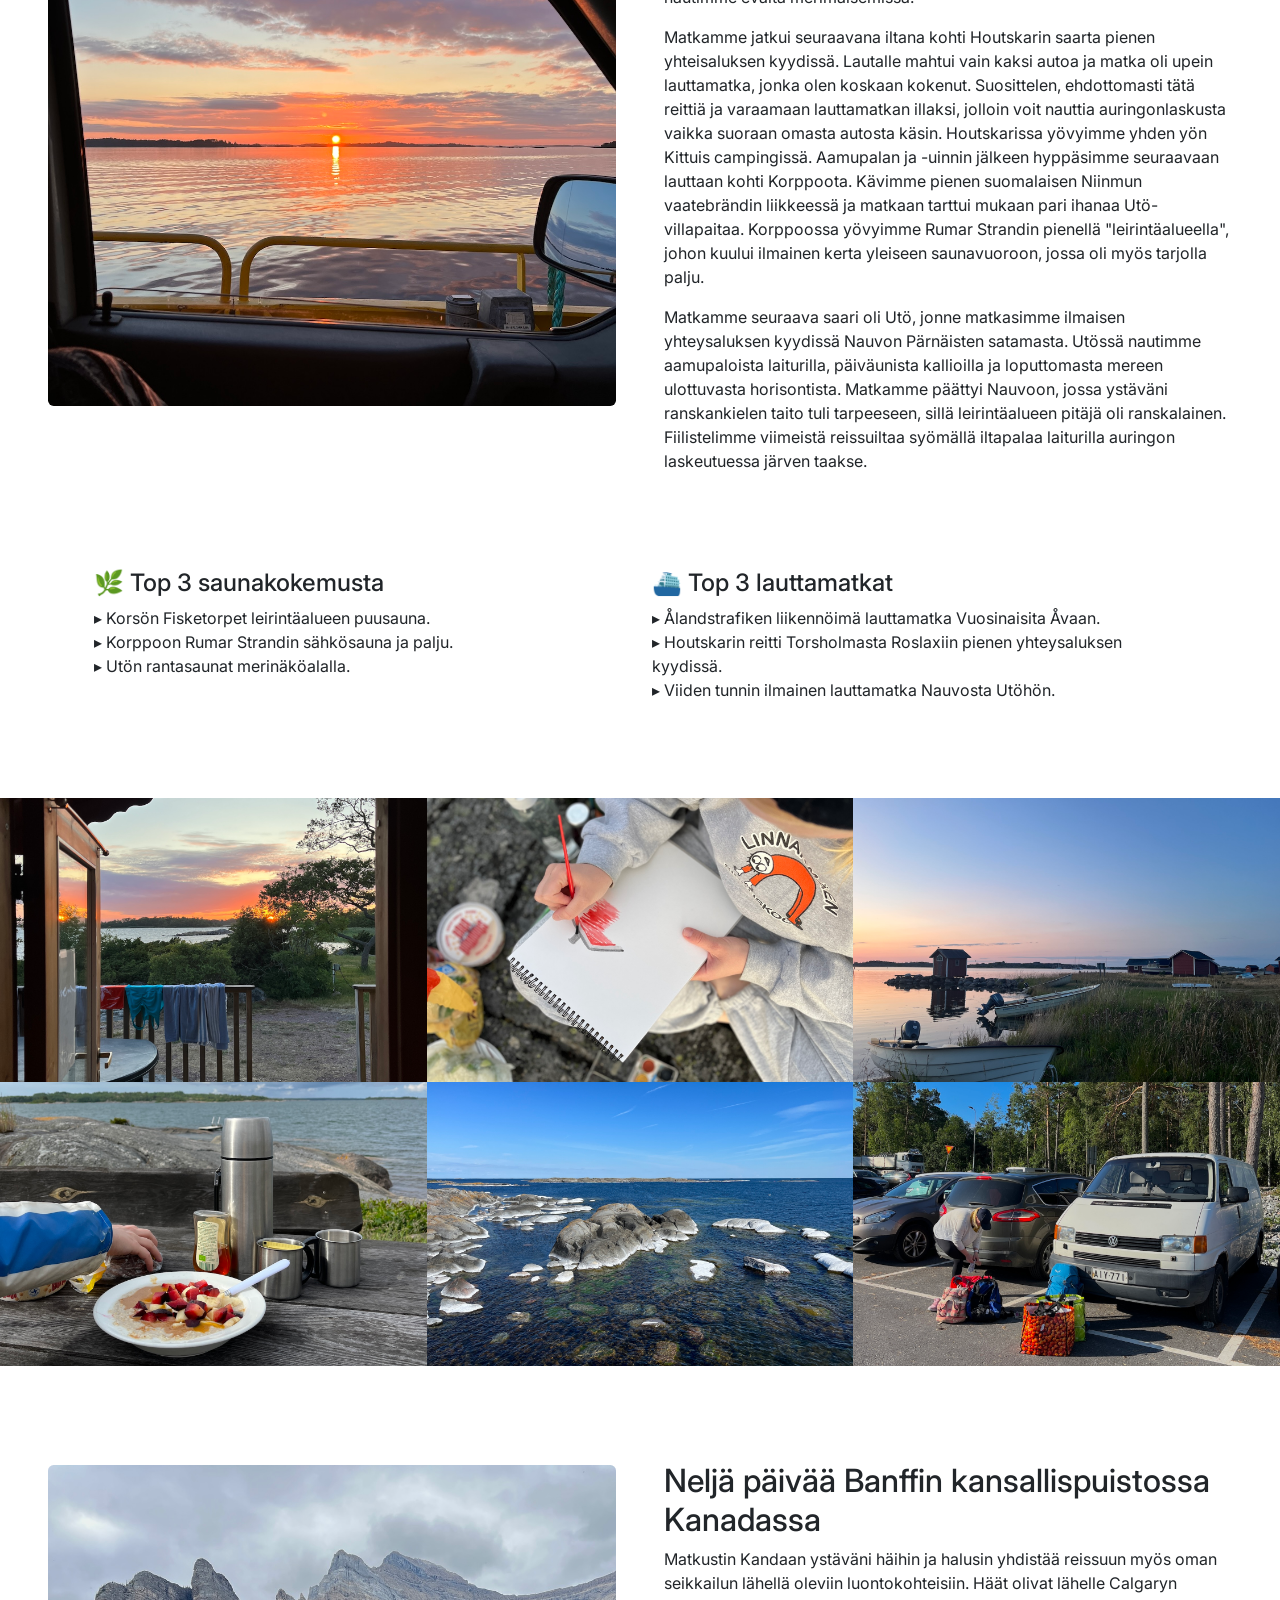
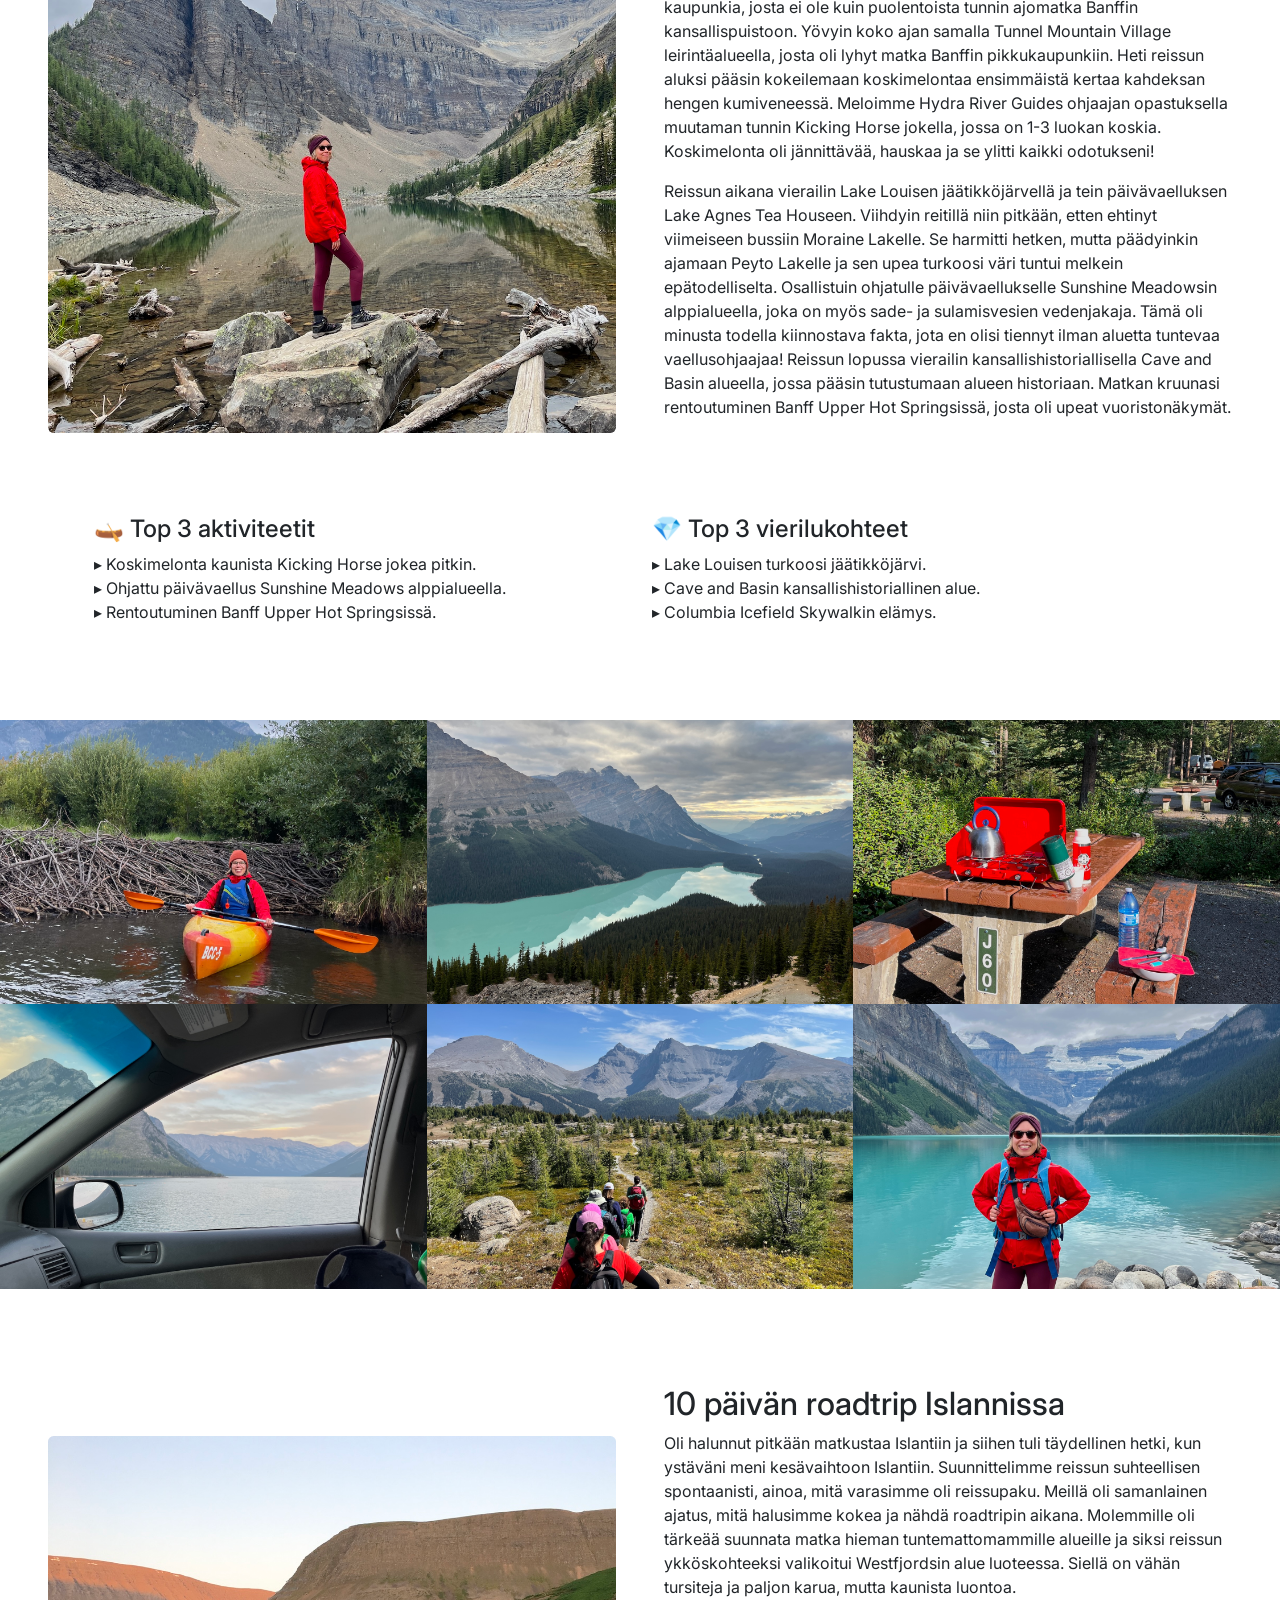
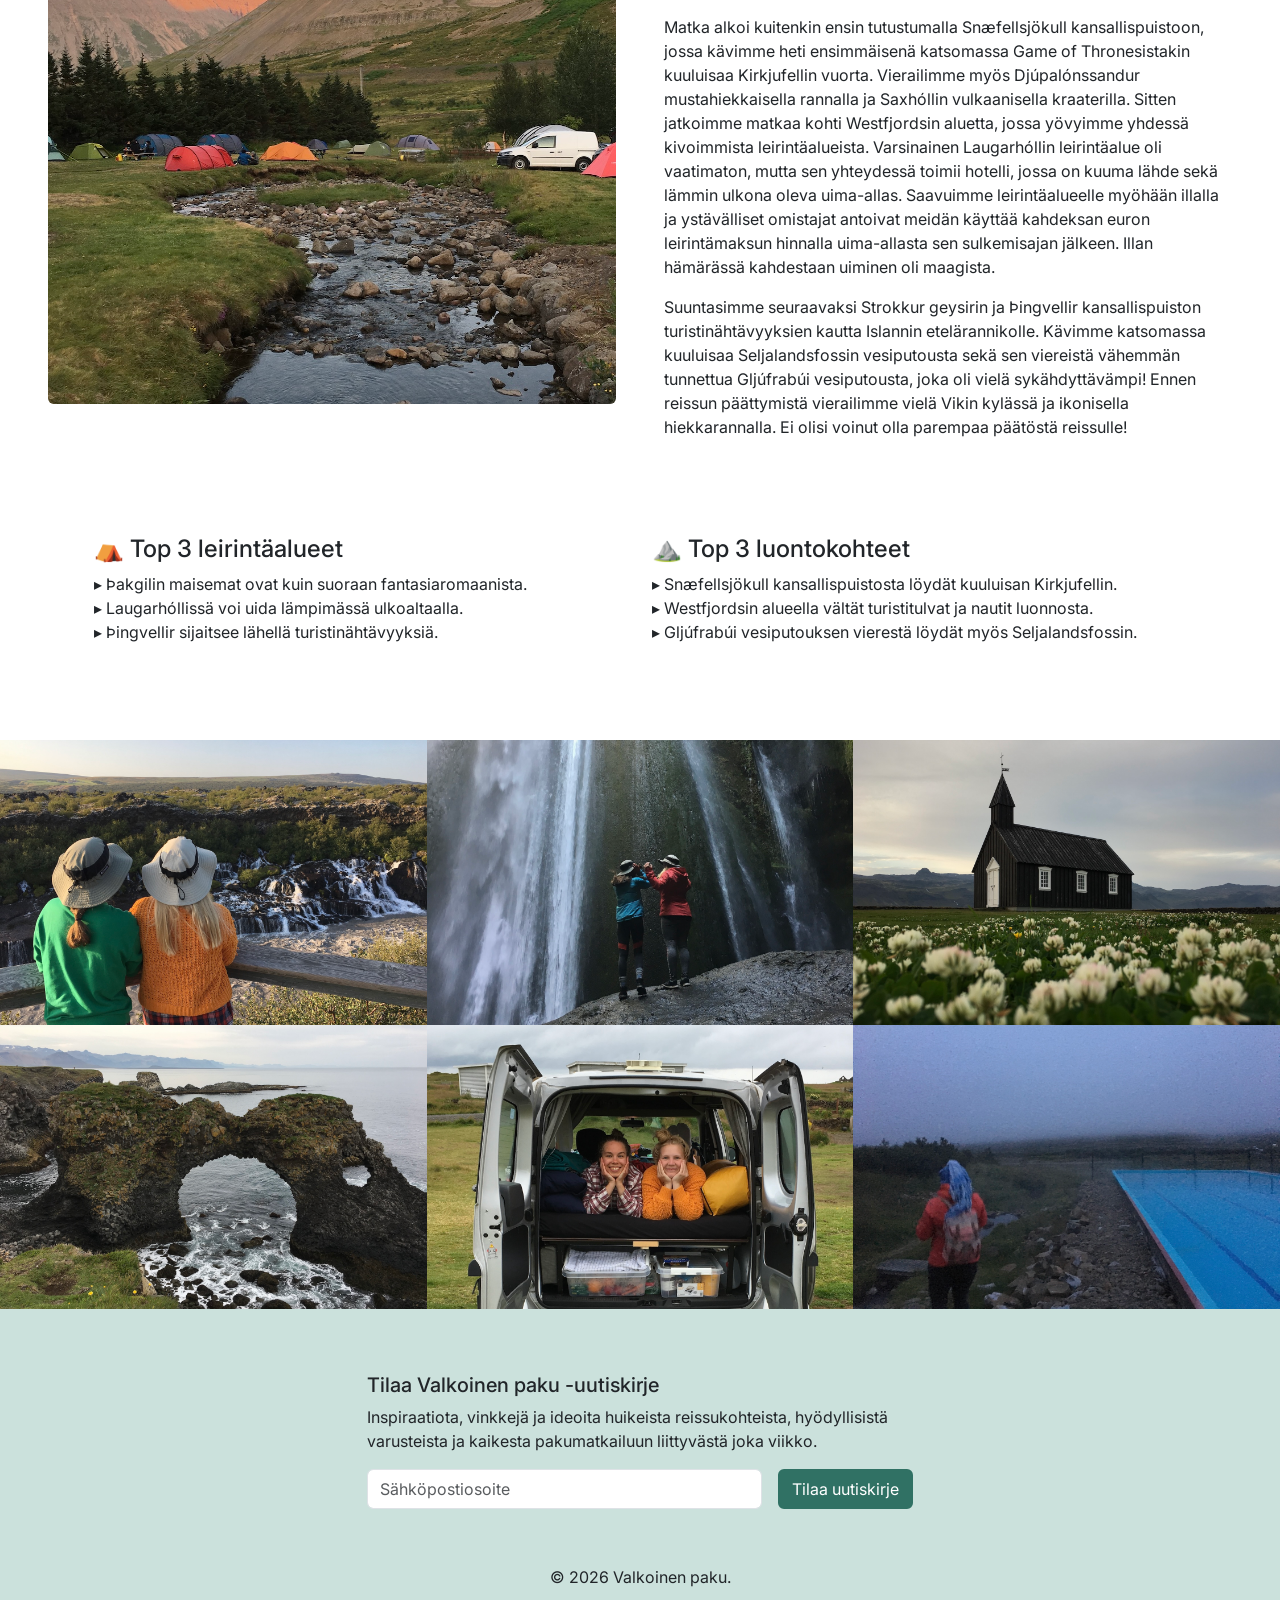
<file: reissublogi.html>
<!doctype html>
<html lang="fi">
  <head>
    <meta charset="UTF-8" />
    <meta name="viewport" content="width=device-width, initial-scale=1.0" />
    <title>Valkoinen paku</title>
    <link
      href="https://cdn.jsdelivr.net/npm/bootstrap@5.3.8/dist/css/bootstrap.min.css"
      rel="stylesheet"
      integrity="sha384-sRIl4kxILFvY47J16cr9ZwB07vP4J8+LH7qKQnuqkuIAvNWLzeN8tE5YBujZqJLB"
      crossorigin="anonymous"
    />
    <link rel="preconnect" href="https://fonts.googleapis.com" />
    <link rel="preconnect" href="https://fonts.gstatic.com" crossorigin />
    <link
      href="https://fonts.googleapis.com/css2?family=Inter:ital,opsz,wght@0,14..32,100..900;1,14..32,100..900&display=swap"
      rel="stylesheet"
    />
    <link rel="stylesheet" href="./styles/styles.css" />
  </head>
  <body>
    <header class="hero-reissublogi">
      <!-------------------------- Navigation -------------------------->
      <nav class="navbar navbar-expand-md fixed-top">
        <div class="container-fluid">
          <a class="navbar-brand" href="./index.html">Valkoinen paku</a>
          <button
            class="navbar-toggler border-0 p-0"
            type="button"
            data-bs-toggle="collapse"
            data-bs-target="#navbarSupportedContent"
            aria-controls="navbarSupportedContent"
            aria-expanded="false"
            aria-label="Toggle navigation"
          >
            <span class="navbar-toggler-icon"></span>
          </button>
          <div class="collapse navbar-collapse" id="navbarSupportedContent">
            <ul
              class="navbar-nav ms-auto align-items-end mb-2 mb-lg-0 gap-md-5"
            >
              <li class="nav-item">
                <a class="nav-link" href="./pakumatkailu.html">Pakumatkailu</a>
              </li>
              <li class="nav-item">
                <a
                  class="nav-link active"
                  aria-current="page"
                  href="./reissublogi.html"
                  >Reissublogi</a
                >
              </li>
              <li class="nav-item">
                <a class="nav-link" href="./minusta.html">Minusta</a>
              </li>
            </ul>
          </div>
        </div>
      </nav>

      <!-------------------------- Hero text -------------------------->
      <h1 class="hero-text">
        Unohtumattomat <br />
        reissukohteet
      </h1>
    </header>
    <main>
      <!-------------------------- Kolme ikimuistoista pakumatkaa -------------------------->
      <section
        class="reissublogi-pakumatkat d-flex align-items-center text-left mb-5"
      >
        <div class="container">
          <div class="row">
            <div class="col-12 col-md-10 col-lg-8 mx-auto">
              <h2>Kolme ikimuistoista pakumatkaa</h2>
              <p>
                Tervetuloa lukemaan kolmen unohtumattoman pakureissun
                reissutarinoita! Toivon, että saat näistä reissukertomuksista
                inspiraatiota omiin seikkailuihisi, olitpa sitten vasta
                suunnittelemassa ensimmäistä pakumatkaasi tai etsimässä uusia
                kohteita seuraaville reissuille. Lähde mukaan Turun saariston
                kauniille saarille, Banffin kansallispuiston uskomattomiin
                vuorimaisemiin ja Islannin ainutlaatuiseen luontoon.
              </p>
            </div>
          </div>
        </div>
      </section>
      <!-------------------------- Turun saaristo kuva & teksti -------------------------->
      <section class="reissublogi-suomi">
        <div class="container-fluid pt-5 ps-5 pe-5">
          <div class="row align-items-center g-3 g-md-5">
            <div class="col-12 col-lg-6">
              <img
                src="./images/Card_Turun_saaristo.JPG"
                class="img-fluid img-vh"
                alt="Auringonlasku merimaisemaan lautalla olevan auton ikkunasta."
              />
            </div>
            <div class="col-12 col-lg-6">
              <h2>Kuuden saaren kierros Turun saaristossa</h2>
              <p>
                Pakkasimme reissukamat valkoiseen pakettiautoon ja lähdimme
                ajamaan kohti Vuosnaisten lauttarantaa. Suuntasimme lautalla
                kohti Åvan saarta, josta jatkoimme pitkin punaisia saaristoteitä
                kohti Fisketorpetin leirintäaluetta Korsössä. Leirintäalue oli
                todella kauniilla paikalla ja siellä oli kaksi ihanaa puusaunaa,
                joista toisesta varasimme saunavuoron illaksi. Vietimme aikaa
                kallioilla istuen, ystäväni maalasi akvarelliväreillä
                luonnoslehtiöön ja nautimme eväitä merimaisemissa.
              </p>
              <p>
                Matkamme jatkui seuraavana iltana kohti Houtskarin saarta pienen
                yhteisaluksen kyydissä. Lautalle mahtui vain kaksi autoa ja
                matka oli upein lauttamatka, jonka olen koskaan kokenut.
                Suosittelen, ehdottomasti tätä reittiä ja varaamaan lauttamatkan
                illaksi, jolloin voit nauttia auringonlaskusta vaikka suoraan
                omasta autosta käsin. Houtskarissa yövyimme yhden yön Kittuis
                campingissä. Aamupalan ja -uinnin jälkeen hyppäsimme seuraavaan
                lauttaan kohti Korppoota. Kävimme pienen suomalaisen Niinmun
                vaatebrändin liikkeessä ja matkaan tarttui mukaan pari ihanaa
                Utö-villapaitaa. Korppoossa yövyimme Rumar Strandin pienellä
                "leirintäalueella", johon kuului ilmainen kerta yleiseen
                saunavuoroon, jossa oli myös tarjolla palju.
              </p>
              <p>
                Matkamme seuraava saari oli Utö, jonne matkasimme ilmaisen
                yhteysaluksen kyydissä Nauvon Pärnäisten satamasta. Utössä
                nautimme aamupaloista laiturilla, päiväunista kallioilla ja
                loputtomasta mereen ulottuvasta horisontista. Matkamme päättyi
                Nauvoon, jossa ystäväni ranskankielen taito tuli tarpeeseen,
                sillä leirintäalueen pitäjä oli ranskalainen. Fiilistelimme
                viimeistä reissuiltaa syömällä iltapalaa laiturilla auringon
                laskeutuessa järven taakse.
              </p>
            </div>
          </div>
        </div>
        <!-------------------------- Turun saaristo lista -------------------------->
        <div class="container reissublogi-lista-osio">
          <div class="row align-items-start text-left mx-auto">
            <div class="col-12 col-md-6">
              <h4>🌿 Top 3 saunakokemusta</h4>
              <ul class="reissublogi-lista">
                <li>▸ Korsön Fisketorpet leirintäalueen puusauna.</li>
                <li>▸ Korppoon Rumar Strandin sähkösauna ja palju.</li>
                <li>▸ Utön rantasaunat merinäköalalla.</li>
              </ul>
            </div>
            <div class="col-12 col-md-6">
              <h4>⛴️ Top 3 lauttamatkat</h4>
              <ul class="reissublogi-lista">
                <li>
                  ▸ Ålandstrafiken liikennöimä lauttamatka Vuosinaisita Åvaan.
                </li>
                <li>
                  ▸ Houtskarin reitti Torsholmasta Roslaxiin pienen
                  yhteysaluksen kyydissä.
                </li>
                <li>▸ Viiden tunnin ilmainen lauttamatka Nauvosta Utöhön.</li>
              </ul>
            </div>
          </div>
        </div>
        <!-------------------------- Turun saaristo kuvagalleria -------------------------->
        <div class="container-fluid p-0 pb-5">
          <div class="row g-0">
            <div class="col-12 col-md-4">
              <img
                src="./images/Saaristo_kuvagalleria_1.JPG"
                class="img-fluid img-gallery-img"
                alt="Avoimesta oviaukosta näkyy auringonlasku saaristomaisemaan."
              />
            </div>
            <div class="col-12 col-md-4">
              <img
                src="./images/Saaristo_kuvagalleria_2_uusi.jpg"
                class="img-fluid img-gallery-img"
                alt="Henkilö maalaa akvarelliväreillä luonnoslehtiöön."
              />
            </div>
            <div class="col-12 col-md-4">
              <img
                src="./images/Saaristo_kuvagalleria_3.JPG"
                class="img-fluid img-gallery-img"
                alt="Saaristomaisema auringonlaskun aikaan."
              />
            </div>
            <div class="col-12 col-md-4">
              <img
                src="./images/Saaristo_kuvagalleria_4.JPG"
                class="img-fluid img-gallery-img"
                alt="Eväät puisella ulkopöydällä, taustalla merimaisema."
              />
            </div>
            <div class="col-12 col-md-4">
              <img
                src="./images/Saaristo_kuvagalleria_5.JPG"
                class="img-fluid img-gallery-img"
                alt="Kallioinen saairiston rannikko."
              />
            </div>
            <div class="col-12 col-md-4">
              <img
                src="./images/Saaristo_kuvagalleria_6.JPG"
                class="img-fluid img-gallery-img"
                alt="Henkilö matkatavaroiden kanssa pakettiauton edessä."
              />
            </div>
          </div>
        </div>
      </section>

      <!-------------------------- Kanada kuva & teksti -------------------------->
      <section class="reissublogi-kanada">
        <div class="container-fluid pt-5 ps-5 pe-5">
          <div class="row align-items-center g-3 g-md-5">
            <div class="col-12 col-lg-6">
              <img
                src="./images/Card_Kanada.JPG"
                class="img-fluid img-vh"
                alt="Henkilö seisoo kivellä vuorijärven rannalla."
              />
            </div>
            <div class="col-12 col-lg-6">
              <h2>Neljä päivää Banffin kansallispuistossa Kanadassa</h2>
              <p>
                Matkustin Kandaan ystäväni häihin ja halusin yhdistää reissuun
                myös oman seikkailun lähellä oleviin luontokohteisiin. Häät
                olivat lähelle Calgaryn kaupunkia, josta ei ole kuin
                puolentoista tunnin ajomatka Banffin kansallispuistoon. Yövyin
                koko ajan samalla Tunnel Mountain Village leirintäalueella,
                josta oli lyhyt matka Banffin pikkukaupunkiin. Heti reissun
                aluksi pääsin kokeilemaan koskimelontaa ensimmäistä kertaa
                kahdeksan hengen kumiveneessä. Meloimme Hydra River Guides
                ohjaajan opastuksella muutaman tunnin Kicking Horse jokella,
                jossa on 1-3 luokan koskia. Koskimelonta oli jännittävää,
                hauskaa ja se ylitti kaikki odotukseni!
              </p>
              <p>
                Reissun aikana vierailin Lake Louisen jäätikköjärvellä ja tein
                päivävaelluksen Lake Agnes Tea Houseen. Viihdyin reitillä niin
                pitkään, etten ehtinyt viimeiseen bussiin Moraine Lakelle. Se
                harmitti hetken, mutta päädyinkin ajamaan Peyto Lakelle ja sen
                upea turkoosi väri tuntui melkein epätodelliselta. Osallistuin
                ohjatulle päivävaellukselle Sunshine Meadowsin alppialueella,
                joka on myös sade- ja sulamisvesien vedenjakaja. Tämä oli
                minusta todella kiinnostava fakta, jota en olisi tiennyt ilman
                aluetta tuntevaa vaellusohjaajaa! Reissun lopussa vierailin
                kansallishistoriallisella Cave and Basin alueella, jossa pääsin
                tutustumaan alueen historiaan. Matkan kruunasi rentoutuminen
                Banff Upper Hot Springsissä, josta oli upeat vuoristonäkymät.
              </p>
            </div>
          </div>
        </div>
        <!-------------------------- Kanada lista -------------------------->
        <div class="container reissublogi-lista-osio">
          <div class="row align-items-start text-left mx-auto">
            <div class="col-12 col-md-6">
              <h4>🛶 Top 3 aktiviteetit</h4>
              <ul class="reissublogi-lista">
                <li>▸ Koskimelonta kaunista Kicking Horse jokea pitkin.</li>
                <li>▸ Ohjattu päivävaellus Sunshine Meadows alppialueella.</li>
                <li>▸ Rentoutuminen Banff Upper Hot Springsissä.</li>
              </ul>
            </div>
            <div class="col-12 col-md-6">
              <h4>💎 Top 3 vierilukohteet</h4>
              <ul class="reissublogi-lista">
                <li>▸ Lake Louisen turkoosi jäätikköjärvi.</li>
                <li>▸ Cave and Basin kansallishistoriallinen alue.</li>
                <li>▸ Columbia Icefield Skywalkin elämys.</li>
              </ul>
            </div>
          </div>
        </div>
        <!-------------------------- Kanada kuvagalleria -------------------------->
        <div class="container-fluid p-0 pb-5">
          <div class="row g-0">
            <div class="col-12 col-md-4">
              <img
                src="./images/Kanada_kuvagalleria_1.jpeg"
                class="img-fluid img-gallery-img"
                alt="Henkilö hymyilee ja istuu kajakissa, taustalla pato."
              />
            </div>
            <div class="col-12 col-md-4">
              <img
                src="./images/Kanada_kuvagalleria_2.JPG"
                class="img-fluid img-gallery-img"
                alt="Maisema Peyto Lake jäätikköjärvestä."
              />
            </div>
            <div class="col-12 col-md-4">
              <img
                src="./images/Kanada_kuvagalleria_3.JPG"
                class="img-fluid img-gallery-img"
                alt="Punainen retkikeitin leiripöydällä metsäisellä leirintäalueella."
              />
            </div>
            <div class="col-12 col-md-4">
              <img
                src="./images/Kanada_kuvagalleria_4.JPG"
                class="img-fluid img-gallery-img"
                alt="Vuoristoinen järvimaisema auton ikkunasta."
              />
            </div>
            <div class="col-12 col-md-4">
              <img
                src="./images/Kanada_kuvagalleria_5.JPG"
                class="img-fluid img-gallery-img"
                alt="Vaellusryhmä kävelee vuoristopolulla, taustalla vuorimaisema."
              />
            </div>
            <div class="col-12 col-md-4">
              <img
                src="./images/Kanada_kuvagalleria_6.JPG"
                class="img-fluid img-gallery-img"
                alt="Henkilö hymyilee ja seisoo turkoosin vuorijärven rannalla."
              />
            </div>
          </div>
        </div>
      </section>

      <!-------------------------- Islanti kuva & teksti -------------------------->
      <section class="reissublogi-islanti">
        <div class="container-fluid pt-5 ps-5 pe-5">
          <div class="row align-items-center g-3 g-md-5">
            <div class="col-12 col-lg-6">
              <img
                src="./images/Card_Islanti.JPG"
                class="img-fluid img-vh"
                alt="Leirintäalue vuorilaaksossa, jossa virtaa kivinen puro."
              />
            </div>
            <div class="col-12 col-lg-6">
              <h2>10 päivän roadtrip Islannissa</h2>
              <p>
                Oli halunnut pitkään matkustaa Islantiin ja siihen tuli
                täydellinen hetki, kun ystäväni meni kesävaihtoon Islantiin.
                Suunnittelimme reissun suhteellisen spontaanisti, ainoa, mitä
                varasimme oli reissupaku. Meillä oli samanlainen ajatus, mitä
                halusimme kokea ja nähdä roadtripin aikana. Molemmille oli
                tärkeää suunnata matka hieman tuntemattomammille alueille ja
                siksi reissun ykköskohteeksi valikoitui Westfjordsin alue
                luoteessa. Siellä on vähän tursiteja ja paljon karua, mutta
                kaunista luontoa.
              </p>
              <p>
                Matka alkoi kuitenkin ensin tutustumalla Snæfellsjökull
                kansallispuistoon, jossa kävimme heti ensimmäisenä katsomassa
                Game of Thronesistakin kuuluisaa Kirkjufellin vuorta.
                Vierailimme myös Djúpalónssandur mustahiekkaisella rannalla ja
                Saxhóllin vulkaanisella kraaterilla. Sitten jatkoimme matkaa
                kohti Westfjordsin aluetta, jossa yövyimme yhdessä kivoimmista
                leirintäalueista. Varsinainen Laugarhóllin leirintäalue oli
                vaatimaton, mutta sen yhteydessä toimii hotelli, jossa on kuuma
                lähde sekä lämmin ulkona oleva uima-allas. Saavuimme
                leirintäalueelle myöhään illalla ja ystävälliset omistajat
                antoivat meidän käyttää kahdeksan euron leirintämaksun hinnalla
                uima-allasta sen sulkemisajan jälkeen. Illan hämärässä
                kahdestaan uiminen oli maagista.
              </p>
              <p>
                Suuntasimme seuraavaksi Strokkur geysirin ja Þingvellir
                kansallispuiston turistinähtävyyksien kautta Islannin
                etelärannikolle. Kävimme katsomassa kuuluisaa Seljalandsfossin
                vesiputousta sekä sen viereistä vähemmän tunnettua Gljúfrabúi
                vesiputousta, joka oli vielä sykähdyttävämpi! Ennen reissun
                päättymistä vierailimme vielä Vikin kylässä ja ikonisella
                hiekkarannalla. Ei olisi voinut olla parempaa päätöstä
                reissulle!
              </p>
            </div>
          </div>
        </div>
        <!-------------------------- Islanti lista -------------------------->
        <div class="container reissublogi-lista-osio">
          <div class="row align-items-start text-left mx-auto">
            <div class="col-12 col-md-6">
              <h4>⛺️ Top 3 leirintäalueet</h4>
              <ul class="reissublogi-lista">
                <li>
                  ▸ Þakgilin maisemat ovat kuin suoraan fantasiaromaanista.
                </li>
                <li>▸ Laugarhóllissä voi uida lämpimässä ulkoaltaalla.</li>
                <li>▸ Þingvellir sijaitsee lähellä turistinähtävyyksiä.</li>
              </ul>
            </div>
            <div class="col-12 col-md-6">
              <h4>⛰️ Top 3 luontokohteet</h4>
              <ul class="reissublogi-lista">
                <li>
                  ▸ Snæfellsjökull kansallispuistosta löydät kuuluisan
                  Kirkjufellin.
                </li>
                <li>
                  ▸ Westfjordsin alueella vältät turistitulvat ja nautit
                  luonnosta.
                </li>
                <li>
                  ▸ Gljúfrabúi vesiputouksen vierestä löydät myös
                  Seljalandsfossin.
                </li>
              </ul>
            </div>
          </div>
        </div>
        <!-------------------------- Islanti kuvagalleria -------------------------->
        <div class="container-fluid p-0">
          <div class="row g-0">
            <div class="col-12 col-md-4">
              <img
                src="./images/Islanti_kuvagalleria_1.JPG"
                class="img-fluid img-gallery-img"
                alt="Kaksi henkilöä lierihatut päässään, taustalla vesiputous."
              />
            </div>
            <div class="col-12 col-md-4">
              <img
                src="./images/Islanti_kuvagalleria_2.JPG"
                class="img-fluid img-gallery-img"
                alt="Kaksi henkilöä seisovat lierihatut päässään vesiputouksen edessä."
              />
            </div>
            <div class="col-12 col-md-4">
              <img
                src="./images/Islanti_kuvagalleria_3.JPG"
                class="img-fluid img-gallery-img"
                alt="Musta kirkko kukkaniityn keskellä."
              />
            </div>
            <div class="col-12 col-md-4">
              <img
                src="./images/Islanti_kuvagalleria_4.JPG"
                class="img-fluid img-gallery-img"
                alt="Kivikaari meren rannalla."
              />
            </div>
            <div class="col-12 col-md-4">
              <img
                src="./images/Islanti_kuvagalleria_5.JPG"
                class="img-fluid img-gallery-img"
                alt="Kaksi henkilöä makaavat pakettiautossa ja hymyilevät pakettiauton auki olevasta takaovesta."
              />
            </div>
            <div class="col-12 col-md-4">
              <img
                src="./images/Islanti_kuvagalleria_6.JPG"
                class="img-fluid img-gallery-img"
                alt="Henkilö kävelee hämärässä maisemassa uima-altaan vieressä reppu selässä ja pyyhe päässä."
              />
            </div>
          </div>
        </div>
      </section>
    </main>
    <!-------------------------- Footer -------------------------->
    <footer>
      <div class="container">
        <div class="row">
          <div class="col-10 col-md-8 col-lg-6 mx-auto">
            <form>
              <div>
                <h5>Tilaa Valkoinen paku -uutiskirje</h5>
                <p>
                  Inspiraatiota, vinkkejä ja ideoita huikeista reissukohteista,
                  hyödyllisistä varusteista ja kaikesta pakumatkailuun
                  liittyvästä joka viikko.
                </p>
                <label for="newsletter-email" class="visually-hidden">
                  Sähköpostiosoite
                </label>
                <div class="d-flex flex-column flex-sm-row gap-3 pb-5">
                  <input
                    type="email"
                    class="form-control"
                    id="newsletter-email"
                    placeholder="Sähköpostiosoite"
                  />
                  <button type="submit" class="btn btn-success flex-shrink-0">
                    Tilaa uutiskirje
                  </button>
                </div>
              </div>
            </form>
          </div>
        </div>
      </div>
      <p class="text-center pt-2">© 2026 Valkoinen paku.</p>
    </footer>
    <script
      src="https://cdn.jsdelivr.net/npm/bootstrap@5.3.8/dist/js/bootstrap.bundle.min.js"
      integrity="sha384-FKyoEForCGlyvwx9Hj09JcYn3nv7wiPVlz7YYwJrWVcXK/BmnVDxM+D2scQbITxI"
      crossorigin="anonymous"
    ></script>
  </body>
</html>
</file>
<file: styles/styles.css>
/* Koko sivun tyyliasetukset */
body {
    margin: 0;
    font-family: "Inter", Helvetica, sans-serif;
}

/* h1 fontin paksuus */
h1 {
    font-weight: 600;
}

/* Isompi h2 */
.h2-big {
    font-size: clamp(2rem, 5vw, 3rem);
}

/* Navigaation tyyliasetukset */
.navbar {
    background-color: rgba(203, 225, 221, 0.9);
}

/* Navigaation linkkien tyyliasetukset, kun linkin päälle viedään hiiri */
.nav-link:hover {
    text-decoration: underline;
    text-underline-offset: 0.3rem;
}

/* Navigaation linkkien tyyliasetukset, kun sivu on aktiivinen */
.nav-link.active {
    text-decoration: underline;
    text-underline-offset: 0.3rem;
    font-weight: 600;
}

/* Navigaation linkkien ja "brändin" tyyliasetukset */
.nav-link, .navbar-brand {
    color: black;
    font-size: 1rem;
}

/* Navigaation "brändin" tyyliasetukset */
.navbar-brand {
    font-weight: 600;
}

/* Navigaation hampurilaisvalikon reunat pois, kun sitä klikataan */
.navbar-toggler:focus {
    box-shadow: none;
}

/* Etusivun hero-bannerien tyyliasetukset */
.hero-etusivu {
    position: relative;
    background-image: url("../images/Hero_Etusivu.JPG");
    background-size: cover;
    background-position: center;
    height: 100vh;
    color: white;
}

/* Pakumatkailun hero-bannerien tyyliasetukset */
.hero-pakumatkailu {
    position: relative;
    background-image: url("../images/Hero_Pakumatkailu.JPG");
    background-size: cover;
    background-position: center;
    height: 100vh;
    color: white;
}

/* Reissublogin hero-bannerien tyyliasetukset */
.hero-reissublogi {
    position: relative;
    background-image: url("../images/Hero_Reissublogi.JPG");
    background-size: cover;
    background-position: center;
    height: 100vh;
    color: white;
}

/* Minusta hero-bannerien tyyliasetukset */
.hero-minusta {
    position: relative;
    background-image: url("../images/Hero_Minusta.JPG");
    background-size: cover;
    background-position: center;
    height: 100vh;
    color: white;
}

/* Hero-bannerien h1 tyyliasetukset */
.hero-text {
    position: absolute;
    top: 56%;
    left: 5%;
    font-size: clamp(3.5rem, 7vw, 5rem);
}

/* Etusivun pakumatkailu-osion tyyliasetukset */
.etusivu-pakumatkailu {
    margin-top: 5rem;
}

/* Etusivun ja pakumatkailu sivun reissublogi-osion tyyliasetukset */
.etusivu-reissublogi, .pakumatkailu-reissublogi {
    margin-top: 5rem;
    margin-bottom: 5rem;
}

/* Etusivun minusta -osion tyyliasetukset */
.etusivu-minusta {
    position: relative;
    background-image: url("../images/Hero_Minusta.JPG");
    background-size: cover;
    background-position: center;
    height: 75vh;
    color: white;
}

/* Etusivun minusta-osion tekstisisällön tyyliasetukset */
.etusivu-minusta-text {
    position: absolute;
    top: 50%;
    left: 5%;
}

/* Pakumatkailu sivun vapaus, seikkailu ja spontaanius-osion tyyliasetukset */
.pakumatkailu-vapaus {
    position: relative;
    background-color: #CBE1DC;
    background-size: cover;
    background-position: center;
    height: 40vh;
    color: black;
    margin-bottom: 5rem;
}

/* Pakumatkailu sivun vapaus, seikkailu ja spontaanius-osion tyyliasetukset */
.minusta-seikkailukaveri {
    position: relative;
    background-color: #CBE1DC;
    background-size: cover;
    background-position: center;
    height: 40vh;
    color: black;
    margin-bottom: 5rem;
}

/* Minusta sivun ota yhteytta-osion marginaalit */
.minusta-ota-yhteytta {
    margin-top: 5rem;
    margin-bottom: 5rem;
}

/* Reissublogi sivun hero-kuvan jälkeisen osion tyyliasetukset */
.reissublogi-pakumatkat {
    position: relative;
    background-color: #CBE1DC;
    background-size: cover;
    background-position: center;
    height: 40vh;
    color: black;
}

/* Reissublogi ja Pakumatkailu sivujen lista osioiden marginaalit */
.reissublogi-lista-osio {
    margin-top: 5rem;
    margin-bottom: 5rem;
}

/* Reissublogi ja Pakumatkailu sivujen listojen tyyliasetukset */
.reissublogi-lista {
    list-style: none;
    padding-left: 0;
}

/* Primary painikkeessa mustat reunat ja teksti */
.btn-primary {
    background-color: transparent;
    color: black;
    border: 2px solid black;
}

/* Primary painike muuttuu hiiren ollessa sen päällä: taustaväri sinivihreä ja teksti valkoinen */
.btn-primary:hover, .btn-primary:not(:disabled):not(.disabled):active {
    background-color: #307164;
    color: white;
    border: 2px solid #307164;
}

/* Secondary painikkeessa valkoiset reunat ja teksti */
.btn-secondary {
    background-color: #307164;
    color: white;
    border: 2px solid #307164;
}

/* Secondary painike muuttuu hiiren ollessa sen päällä: taustaväri sinivihreä ja teksti valkoinen */
.btn-secondary:hover, .btn-secondary:not(:disabled):not(.disabled):active {
    background-color: transparent;
    color: white;
    border: 2px solid white;
}

/* Success painikkeessa sinivihreä taustaväri ja valkoinen teksti */
.btn-success {
    background-color: #307164;
    color: white;
    border: 2px solid #307164;
    
}

/* Success painike muuttuu hiiren ollessa sen päällä: taustaväri läpinäkyvä, reunat ja teksti musta */
.btn-success:hover, .btn-success:not(:disabled):not(.disabled):active {
    background-color: transparent;
    color: black;
    border: 2px solid black;
}

/* Pyöristetyt reunat yksittäisessä kuvassa */
.img-fluid {
    border-radius: 1%;
}

/* Kuvagallerian kuvien reunat suoriksi */
.img-gallery-img {
    border-radius: 0;
}

/* Minusta sivun kuvan korkeuden tyyliasetukset */
.img-vh {
    max-height: 70vh;
}

/* Kuvan leveys 100% */
.img-100 {
    width: 100%;
}

/* Koko Card-elementin tyyliasetukset */
.card {
    border: none;
}

/* Card-elementin kuvien tyyliasetukset */
.card-img-top {
    aspect-ratio: 1/1;
    object-fit: cover;
    border-radius: 1%;
}

/* Card-elementin tekstisisällön tyyliasetukset */
.card-body {
    padding: 1rem 0;
}

/* Ota yhteyttä -lomakkeen nimi, sähköposti ja numero kenttien tyyliasetukset */
.contact-form-input {
    border: none;
    border-bottom: 2px solid black;
    border-radius: 0;
    padding: 0.5rem 0;
    line-height: 1.5rem;
}

/* Ota yhteyttä -lomakkeen tekstikentän tyyliasetukset */
.contact-form-textarea {
    height: calc(42rem / 16);
    resize: vertical;
}

/* Footerin tyyliasetukset */
footer {
    background-color: #CBE1DC;
    padding-top: 4rem;
    padding-bottom: 0.1rem;
}
</file>
